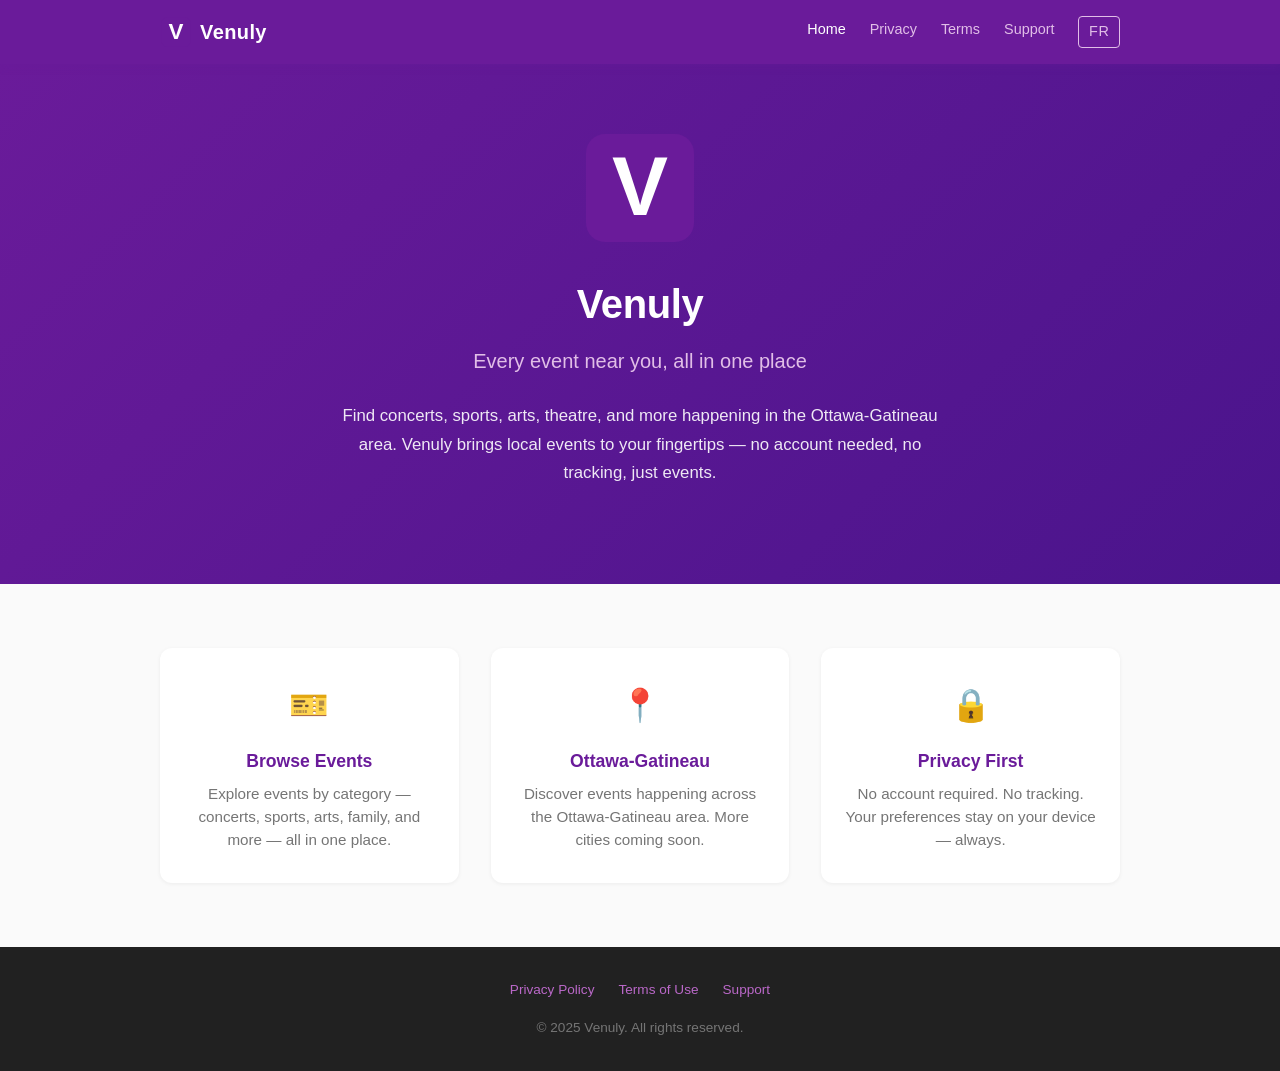
<file: index.html>
<!DOCTYPE html>
<html lang="en">
<head>
  <meta charset="UTF-8">
  <meta name="viewport" content="width=device-width, initial-scale=1.0">
  <title>Venuly — Discover Events Around You</title>
  <meta name="description" content="Venuly helps you find every event near you, all in one place. Browse concerts, sports, arts, and more in the Ottawa-Gatineau area.">
  <link rel="stylesheet" href="css/style.css">
  <link rel="icon" href="assets/logo.svg" type="image/svg+xml">
</head>
<body>

  <header class="site-header">
    <nav class="nav-container">
      <a href="index.html" class="nav-logo">
        <img src="assets/logo.svg" alt="Venuly logo" width="32" height="32">
        Venuly
      </a>
      <button class="nav-toggle" aria-label="Toggle navigation" onclick="document.querySelector('.nav-links').classList.toggle('open')">
        <span></span><span></span><span></span>
      </button>
      <ul class="nav-links">
        <li><a href="index.html" class="active">Home</a></li>
        <li><a href="privacy.html">Privacy</a></li>
        <li><a href="terms.html">Terms</a></li>
        <li><a href="support.html">Support</a></li>
        <li><a href="fr/index.html" class="lang-toggle">FR</a></li>
      </ul>
    </nav>
  </header>

  <main>
    <section class="hero">
      <div class="hero-content">
        <div class="hero-mascot">
          <img src="assets/logo.svg" alt="Venuly" width="120" height="120">
        </div>
        <h1>Venuly</h1>
        <p class="tagline">Every event near you, all in one place</p>
        <p>Find concerts, sports, arts, theatre, and more happening in the Ottawa-Gatineau area. Venuly brings local events to your fingertips — no account needed, no tracking, just events.</p>
      </div>
    </section>

    <section class="features">
      <div class="features-grid">
        <div class="feature-card">
          <div class="feature-icon">&#127915;</div>
          <h3>Browse Events</h3>
          <p>Explore events by category — concerts, sports, arts, family, and more — all in one place.</p>
        </div>
        <div class="feature-card">
          <div class="feature-icon">&#128205;</div>
          <h3>Ottawa-Gatineau</h3>
          <p>Discover events happening across the Ottawa-Gatineau area. More cities coming soon.</p>
        </div>
        <div class="feature-card">
          <div class="feature-icon">&#128274;</div>
          <h3>Privacy First</h3>
          <p>No account required. No tracking. Your preferences stay on your device — always.</p>
        </div>
      </div>
    </section>
  </main>

  <footer class="site-footer">
    <ul class="footer-links">
      <li><a href="privacy.html">Privacy Policy</a></li>
      <li><a href="terms.html">Terms of Use</a></li>
      <li><a href="support.html">Support</a></li>
    </ul>
    <p>&copy; 2025 Venuly. All rights reserved.</p>
  </footer>

</body>
</html>
</file>
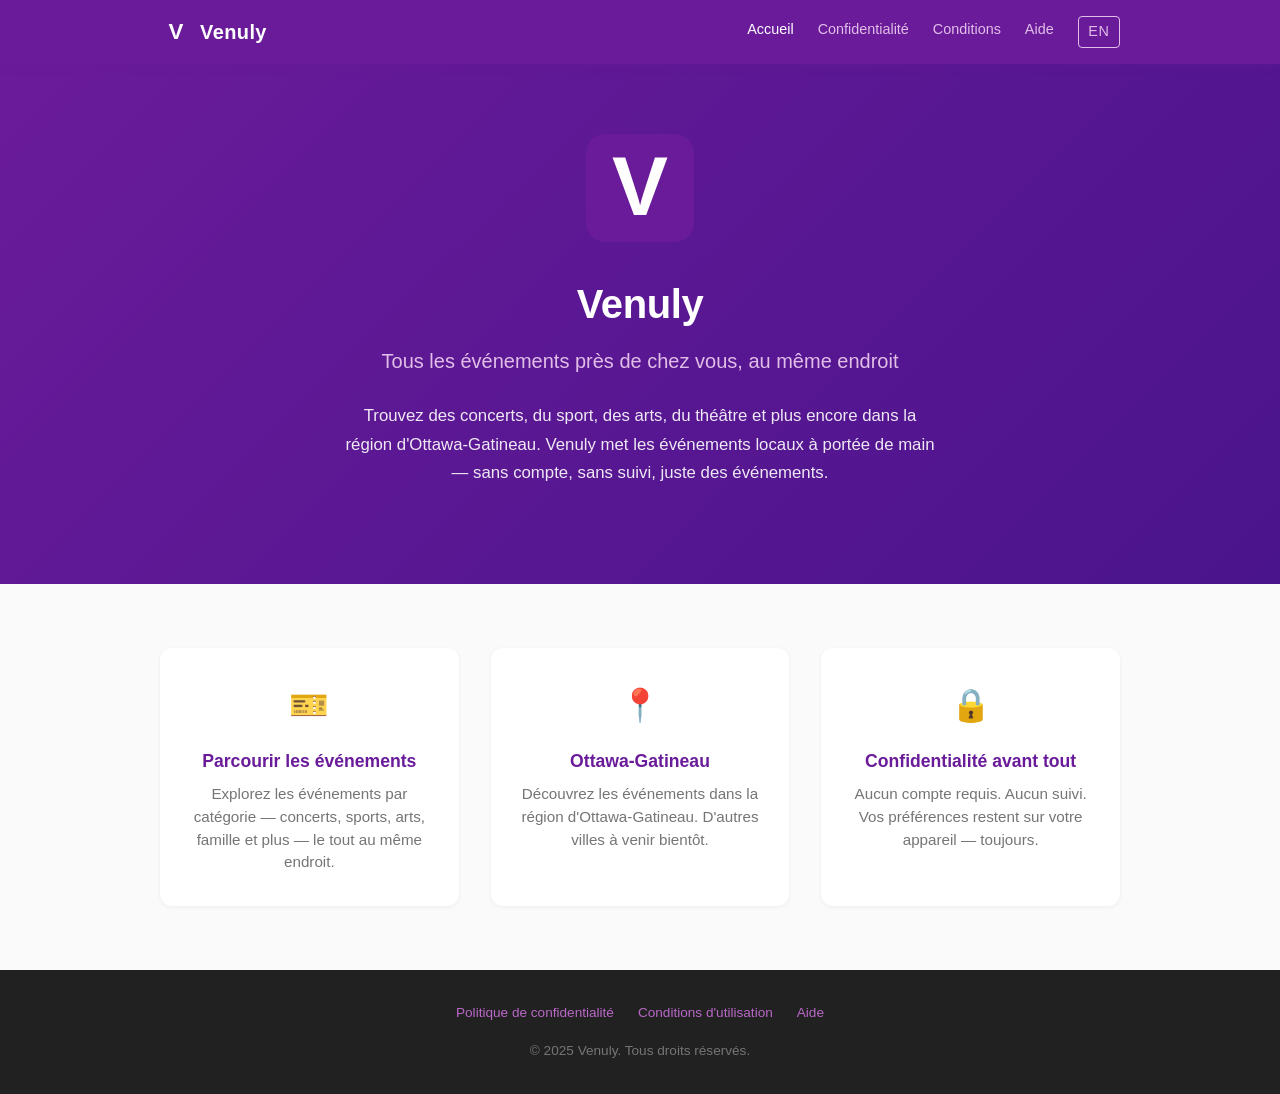
<file: fr/index.html>
<!DOCTYPE html>
<html lang="fr">
<head>
  <meta charset="UTF-8">
  <meta name="viewport" content="width=device-width, initial-scale=1.0">
  <title>Venuly — Découvrez les événements près de chez vous</title>
  <meta name="description" content="Venuly vous aide à trouver tous les événements près de chez vous, au même endroit. Parcourez concerts, sports, arts et plus dans la région d'Ottawa-Gatineau.">
  <link rel="stylesheet" href="../css/style.css">
  <link rel="icon" href="../assets/logo.svg" type="image/svg+xml">
</head>
<body>

  <header class="site-header">
    <nav class="nav-container">
      <a href="index.html" class="nav-logo">
        <img src="../assets/logo.svg" alt="Logo Venuly" width="32" height="32">
        Venuly
      </a>
      <button class="nav-toggle" aria-label="Basculer la navigation" onclick="document.querySelector('.nav-links').classList.toggle('open')">
        <span></span><span></span><span></span>
      </button>
      <ul class="nav-links">
        <li><a href="index.html" class="active">Accueil</a></li>
        <li><a href="privacy.html">Confidentialité</a></li>
        <li><a href="terms.html">Conditions</a></li>
        <li><a href="support.html">Aide</a></li>
        <li><a href="../index.html" class="lang-toggle">EN</a></li>
      </ul>
    </nav>
  </header>

  <main>
    <section class="hero">
      <div class="hero-content">
        <div class="hero-mascot">
          <img src="../assets/logo.svg" alt="Venuly" width="120" height="120">
        </div>
        <h1>Venuly</h1>
        <p class="tagline">Tous les événements près de chez vous, au même endroit</p>
        <p>Trouvez des concerts, du sport, des arts, du théâtre et plus encore dans la région d'Ottawa-Gatineau. Venuly met les événements locaux à portée de main — sans compte, sans suivi, juste des événements.</p>
      </div>
    </section>

    <section class="features">
      <div class="features-grid">
        <div class="feature-card">
          <div class="feature-icon">&#127915;</div>
          <h3>Parcourir les événements</h3>
          <p>Explorez les événements par catégorie — concerts, sports, arts, famille et plus — le tout au même endroit.</p>
        </div>
        <div class="feature-card">
          <div class="feature-icon">&#128205;</div>
          <h3>Ottawa-Gatineau</h3>
          <p>Découvrez les événements dans la région d'Ottawa-Gatineau. D'autres villes à venir bientôt.</p>
        </div>
        <div class="feature-card">
          <div class="feature-icon">&#128274;</div>
          <h3>Confidentialité avant tout</h3>
          <p>Aucun compte requis. Aucun suivi. Vos préférences restent sur votre appareil — toujours.</p>
        </div>
      </div>
    </section>
  </main>

  <footer class="site-footer">
    <ul class="footer-links">
      <li><a href="privacy.html">Politique de confidentialité</a></li>
      <li><a href="terms.html">Conditions d'utilisation</a></li>
      <li><a href="support.html">Aide</a></li>
    </ul>
    <p>&copy; 2025 Venuly. Tous droits réservés.</p>
  </footer>

</body>
</html>
</file>
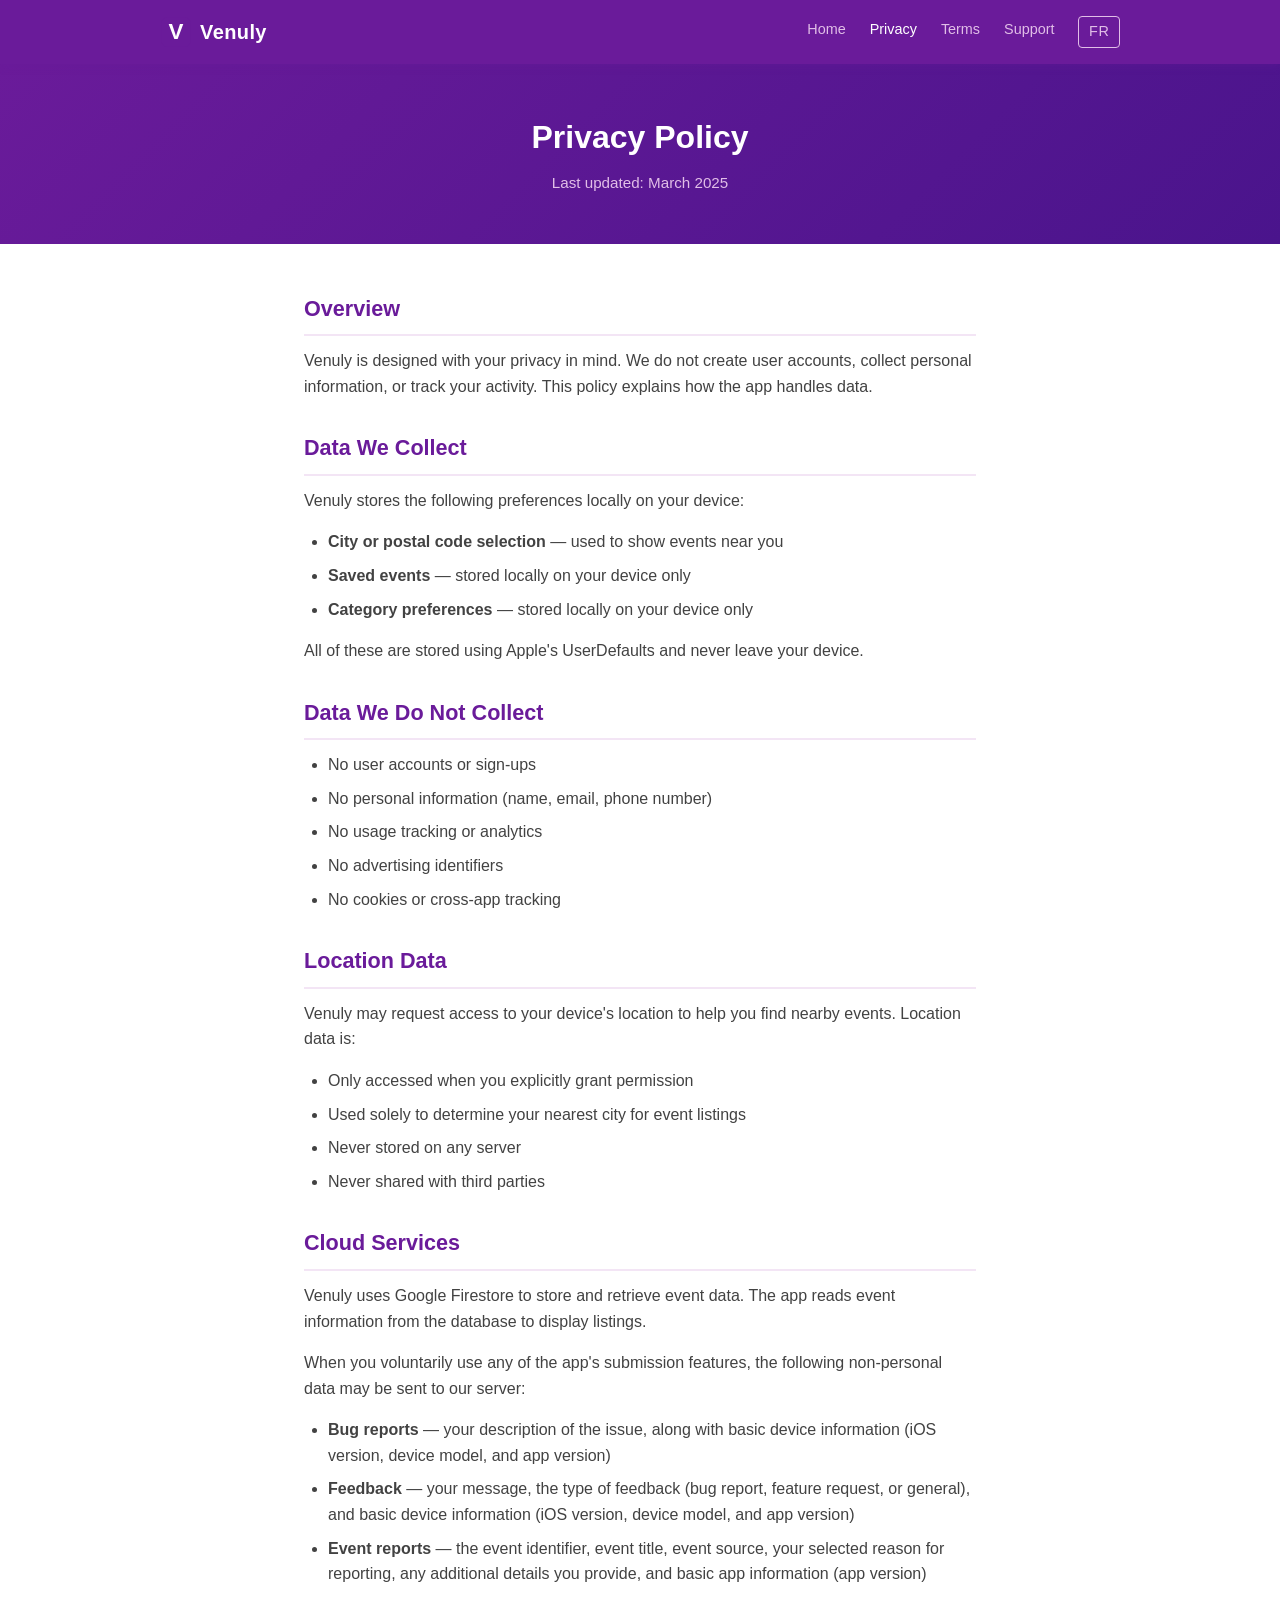
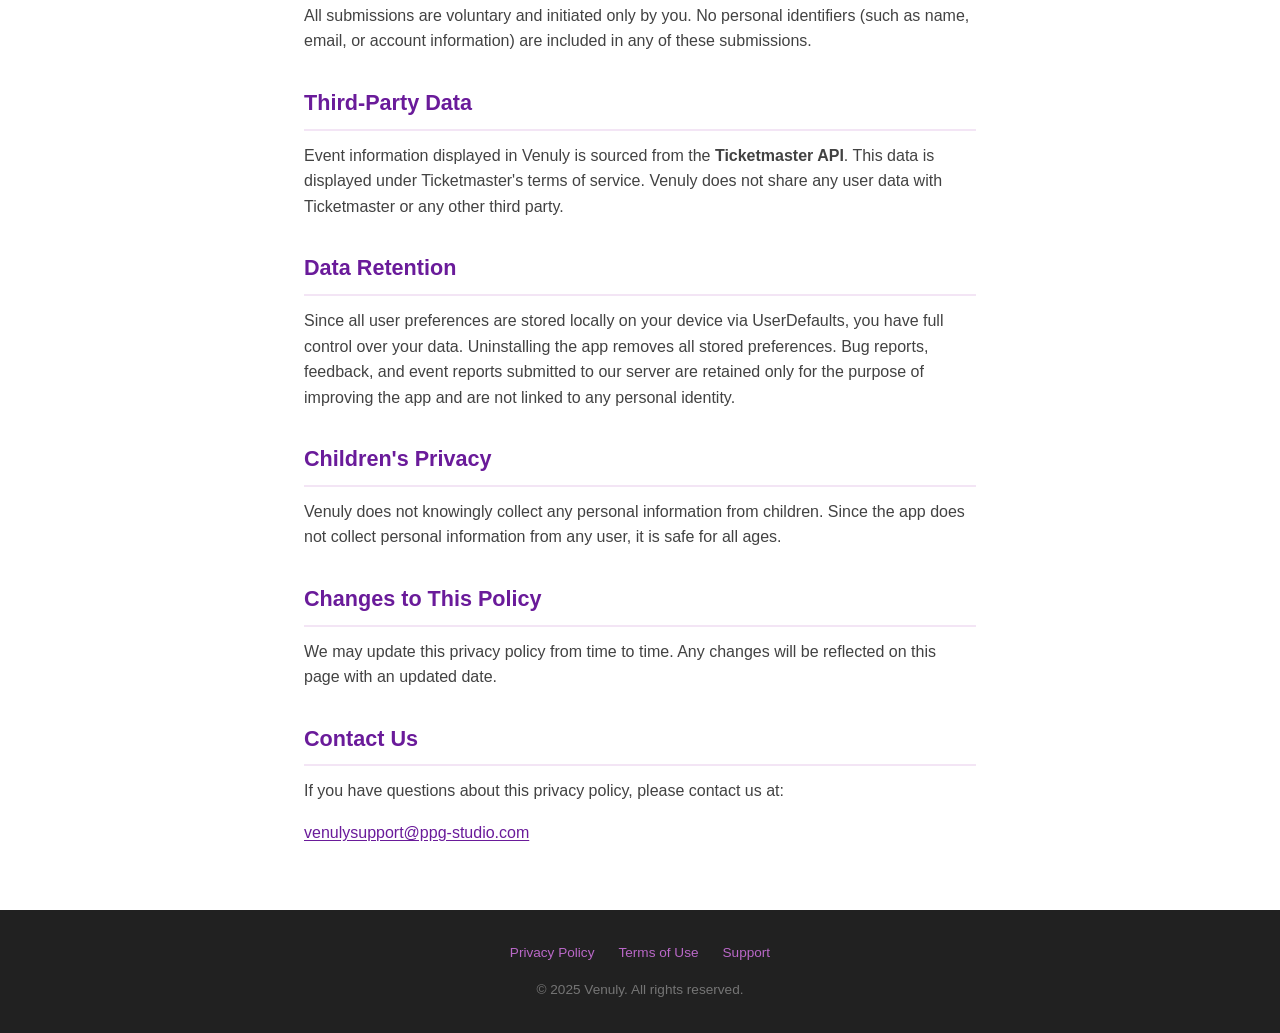
<file: privacy.html>
<!DOCTYPE html>
<html lang="en">
<head>
  <meta charset="UTF-8">
  <meta name="viewport" content="width=device-width, initial-scale=1.0">
  <title>Privacy Policy — Venuly</title>
  <meta name="description" content="Venuly's privacy policy. Learn how we handle your data — spoiler: we don't collect any.">
  <link rel="stylesheet" href="css/style.css">
  <link rel="icon" href="assets/logo.svg" type="image/svg+xml">
</head>
<body>

  <header class="site-header">
    <nav class="nav-container">
      <a href="index.html" class="nav-logo">
        <img src="assets/logo.svg" alt="Venuly logo" width="32" height="32">
        Venuly
      </a>
      <button class="nav-toggle" aria-label="Toggle navigation" onclick="document.querySelector('.nav-links').classList.toggle('open')">
        <span></span><span></span><span></span>
      </button>
      <ul class="nav-links">
        <li><a href="index.html">Home</a></li>
        <li><a href="privacy.html" class="active">Privacy</a></li>
        <li><a href="terms.html">Terms</a></li>
        <li><a href="support.html">Support</a></li>
        <li><a href="fr/privacy.html" class="lang-toggle">FR</a></li>
      </ul>
    </nav>
  </header>

  <div class="page-header">
    <h1>Privacy Policy</h1>
    <p>Last updated: March 2025</p>
  </div>

  <main class="content">
    <h2>Overview</h2>
    <p>Venuly is designed with your privacy in mind. We do not create user accounts, collect personal information, or track your activity. This policy explains how the app handles data.</p>

    <h2>Data We Collect</h2>
    <p>Venuly stores the following preferences locally on your device:</p>
    <ul>
      <li><strong>City or postal code selection</strong> — used to show events near you</li>
      <li><strong>Saved events</strong> — stored locally on your device only</li>
      <li><strong>Category preferences</strong> — stored locally on your device only</li>
    </ul>
    <p>All of these are stored using Apple's UserDefaults and never leave your device.</p>

    <h2>Data We Do Not Collect</h2>
    <ul>
      <li>No user accounts or sign-ups</li>
      <li>No personal information (name, email, phone number)</li>
      <li>No usage tracking or analytics</li>
      <li>No advertising identifiers</li>
      <li>No cookies or cross-app tracking</li>
    </ul>

    <h2>Location Data</h2>
    <p>Venuly may request access to your device's location to help you find nearby events. Location data is:</p>
    <ul>
      <li>Only accessed when you explicitly grant permission</li>
      <li>Used solely to determine your nearest city for event listings</li>
      <li>Never stored on any server</li>
      <li>Never shared with third parties</li>
    </ul>

    <h2>Cloud Services</h2>
    <p>Venuly uses Google Firestore to store and retrieve event data. The app reads event information from the database to display listings.</p>
    <p>When you voluntarily use any of the app's submission features, the following non-personal data may be sent to our server:</p>
    <ul>
      <li><strong>Bug reports</strong> — your description of the issue, along with basic device information (iOS version, device model, and app version)</li>
      <li><strong>Feedback</strong> — your message, the type of feedback (bug report, feature request, or general), and basic device information (iOS version, device model, and app version)</li>
      <li><strong>Event reports</strong> — the event identifier, event title, event source, your selected reason for reporting, any additional details you provide, and basic app information (app version)</li>
    </ul>
    <p>All submissions are voluntary and initiated only by you. No personal identifiers (such as name, email, or account information) are included in any of these submissions.</p>

    <h2>Third-Party Data</h2>
    <p>Event information displayed in Venuly is sourced from the <strong>Ticketmaster API</strong>. This data is displayed under Ticketmaster's terms of service. Venuly does not share any user data with Ticketmaster or any other third party.</p>

    <h2>Data Retention</h2>
    <p>Since all user preferences are stored locally on your device via UserDefaults, you have full control over your data. Uninstalling the app removes all stored preferences. Bug reports, feedback, and event reports submitted to our server are retained only for the purpose of improving the app and are not linked to any personal identity.</p>

    <h2>Children's Privacy</h2>
    <p>Venuly does not knowingly collect any personal information from children. Since the app does not collect personal information from any user, it is safe for all ages.</p>

    <h2>Changes to This Policy</h2>
    <p>We may update this privacy policy from time to time. Any changes will be reflected on this page with an updated date.</p>

    <h2>Contact Us</h2>
    <p>If you have questions about this privacy policy, please contact us at:</p>
    <p><a href="mailto:venulysupport@ppg-studio.com">venulysupport@ppg-studio.com</a></p>
  </main>

  <footer class="site-footer">
    <ul class="footer-links">
      <li><a href="privacy.html">Privacy Policy</a></li>
      <li><a href="terms.html">Terms of Use</a></li>
      <li><a href="support.html">Support</a></li>
    </ul>
    <p>&copy; 2025 Venuly. All rights reserved.</p>
  </footer>

</body>
</html>
</file>
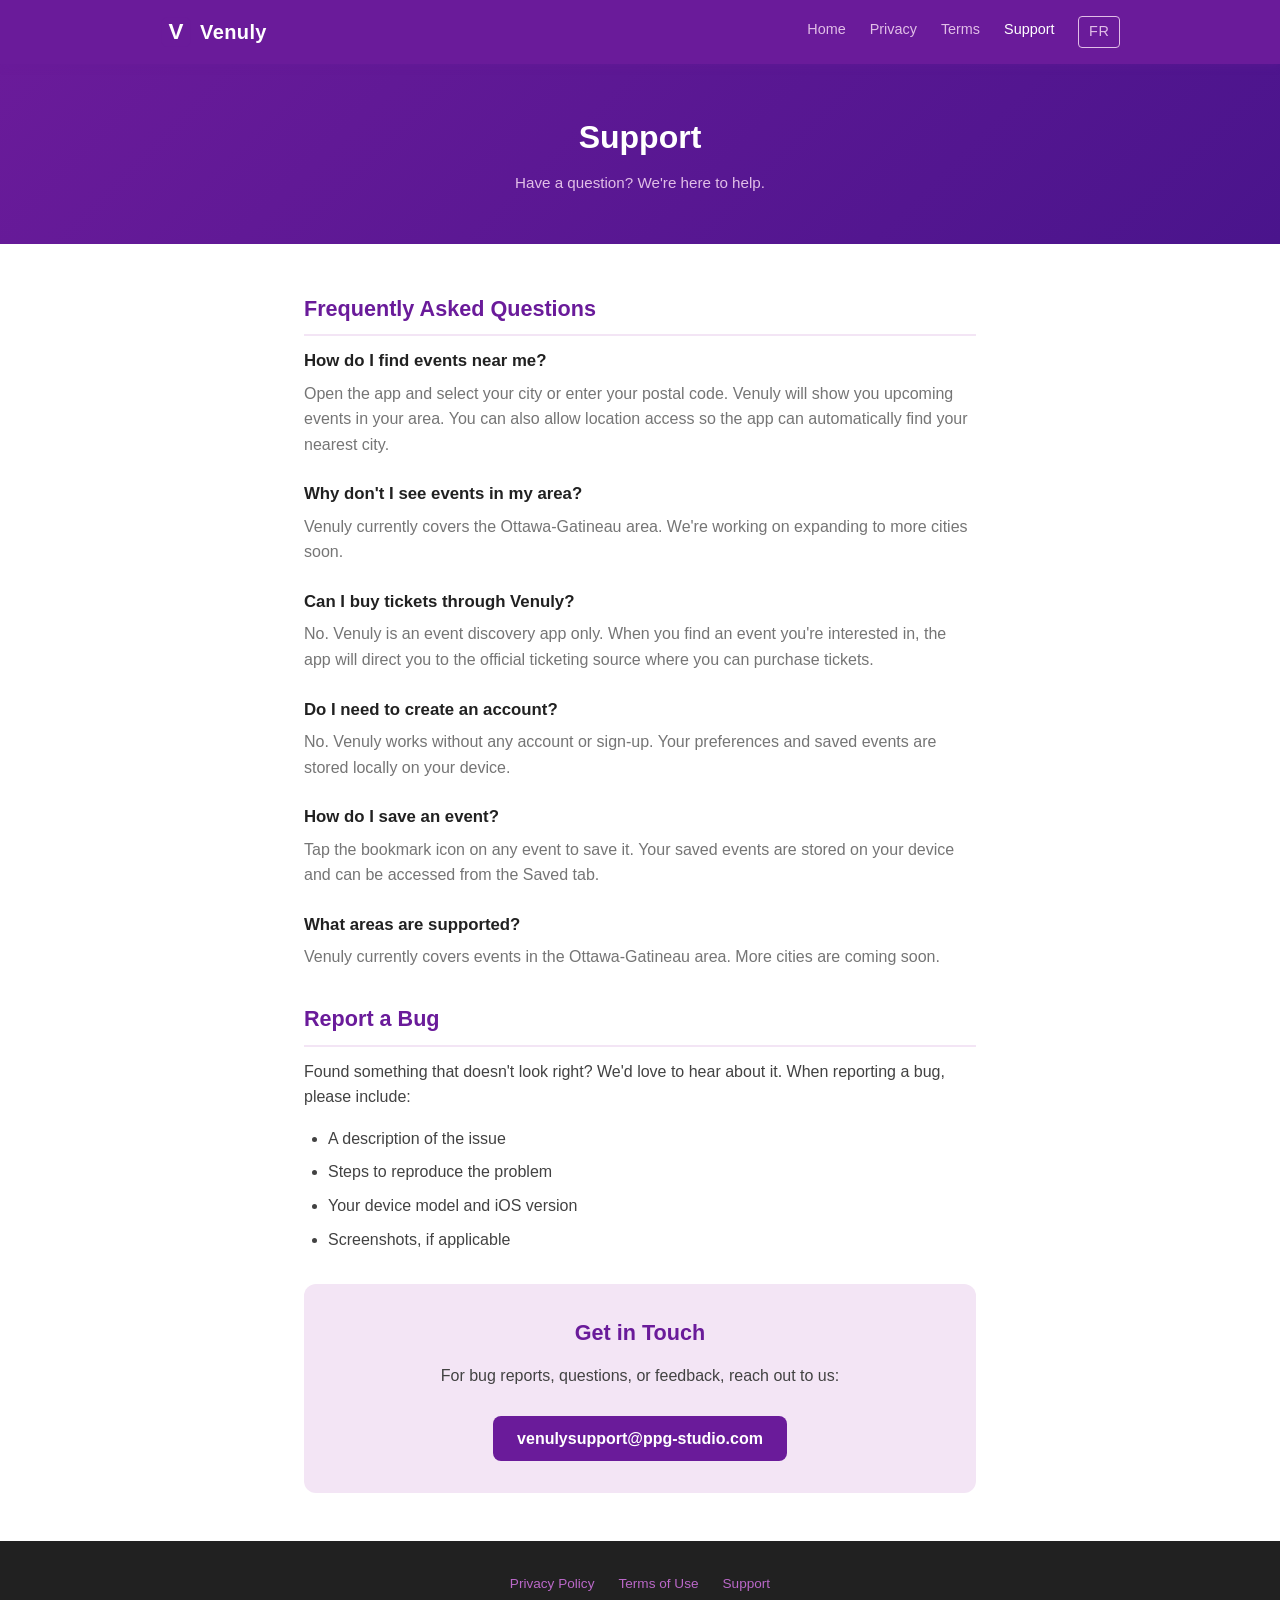
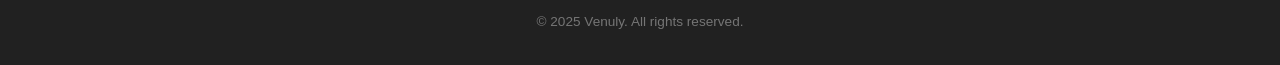
<file: support.html>
<!DOCTYPE html>
<html lang="en">
<head>
  <meta charset="UTF-8">
  <meta name="viewport" content="width=device-width, initial-scale=1.0">
  <title>Support — Venuly</title>
  <meta name="description" content="Get help with Venuly. Find answers to common questions and learn how to report bugs.">
  <link rel="stylesheet" href="css/style.css">
  <link rel="icon" href="assets/logo.svg" type="image/svg+xml">
</head>
<body>

  <header class="site-header">
    <nav class="nav-container">
      <a href="index.html" class="nav-logo">
        <img src="assets/logo.svg" alt="Venuly logo" width="32" height="32">
        Venuly
      </a>
      <button class="nav-toggle" aria-label="Toggle navigation" onclick="document.querySelector('.nav-links').classList.toggle('open')">
        <span></span><span></span><span></span>
      </button>
      <ul class="nav-links">
        <li><a href="index.html">Home</a></li>
        <li><a href="privacy.html">Privacy</a></li>
        <li><a href="terms.html">Terms</a></li>
        <li><a href="support.html" class="active">Support</a></li>
        <li><a href="fr/support.html" class="lang-toggle">FR</a></li>
      </ul>
    </nav>
  </header>

  <div class="page-header">
    <h1>Support</h1>
    <p>Have a question? We're here to help.</p>
  </div>

  <main class="content">
    <h2>Frequently Asked Questions</h2>

    <div class="faq-item">
      <h3>How do I find events near me?</h3>
      <p>Open the app and select your city or enter your postal code. Venuly will show you upcoming events in your area. You can also allow location access so the app can automatically find your nearest city.</p>
    </div>

    <div class="faq-item">
      <h3>Why don't I see events in my area?</h3>
      <p>Venuly currently covers the Ottawa-Gatineau area. We're working on expanding to more cities soon.</p>
    </div>

    <div class="faq-item">
      <h3>Can I buy tickets through Venuly?</h3>
      <p>No. Venuly is an event discovery app only. When you find an event you're interested in, the app will direct you to the official ticketing source where you can purchase tickets.</p>
    </div>

    <div class="faq-item">
      <h3>Do I need to create an account?</h3>
      <p>No. Venuly works without any account or sign-up. Your preferences and saved events are stored locally on your device.</p>
    </div>

    <div class="faq-item">
      <h3>How do I save an event?</h3>
      <p>Tap the bookmark icon on any event to save it. Your saved events are stored on your device and can be accessed from the Saved tab.</p>
    </div>

    <div class="faq-item">
      <h3>What areas are supported?</h3>
      <p>Venuly currently covers events in the Ottawa-Gatineau area. More cities are coming soon.</p>
    </div>

    <h2>Report a Bug</h2>
    <p>Found something that doesn't look right? We'd love to hear about it. When reporting a bug, please include:</p>
    <ul>
      <li>A description of the issue</li>
      <li>Steps to reproduce the problem</li>
      <li>Your device model and iOS version</li>
      <li>Screenshots, if applicable</li>
    </ul>

    <div class="contact-card">
      <h2>Get in Touch</h2>
      <p>For bug reports, questions, or feedback, reach out to us:</p>
      <a href="mailto:venulysupport@ppg-studio.com" class="email-link">venulysupport@ppg-studio.com</a>
    </div>
  </main>

  <footer class="site-footer">
    <ul class="footer-links">
      <li><a href="privacy.html">Privacy Policy</a></li>
      <li><a href="terms.html">Terms of Use</a></li>
      <li><a href="support.html">Support</a></li>
    </ul>
    <p>&copy; 2025 Venuly. All rights reserved.</p>
  </footer>

</body>
</html>
</file>
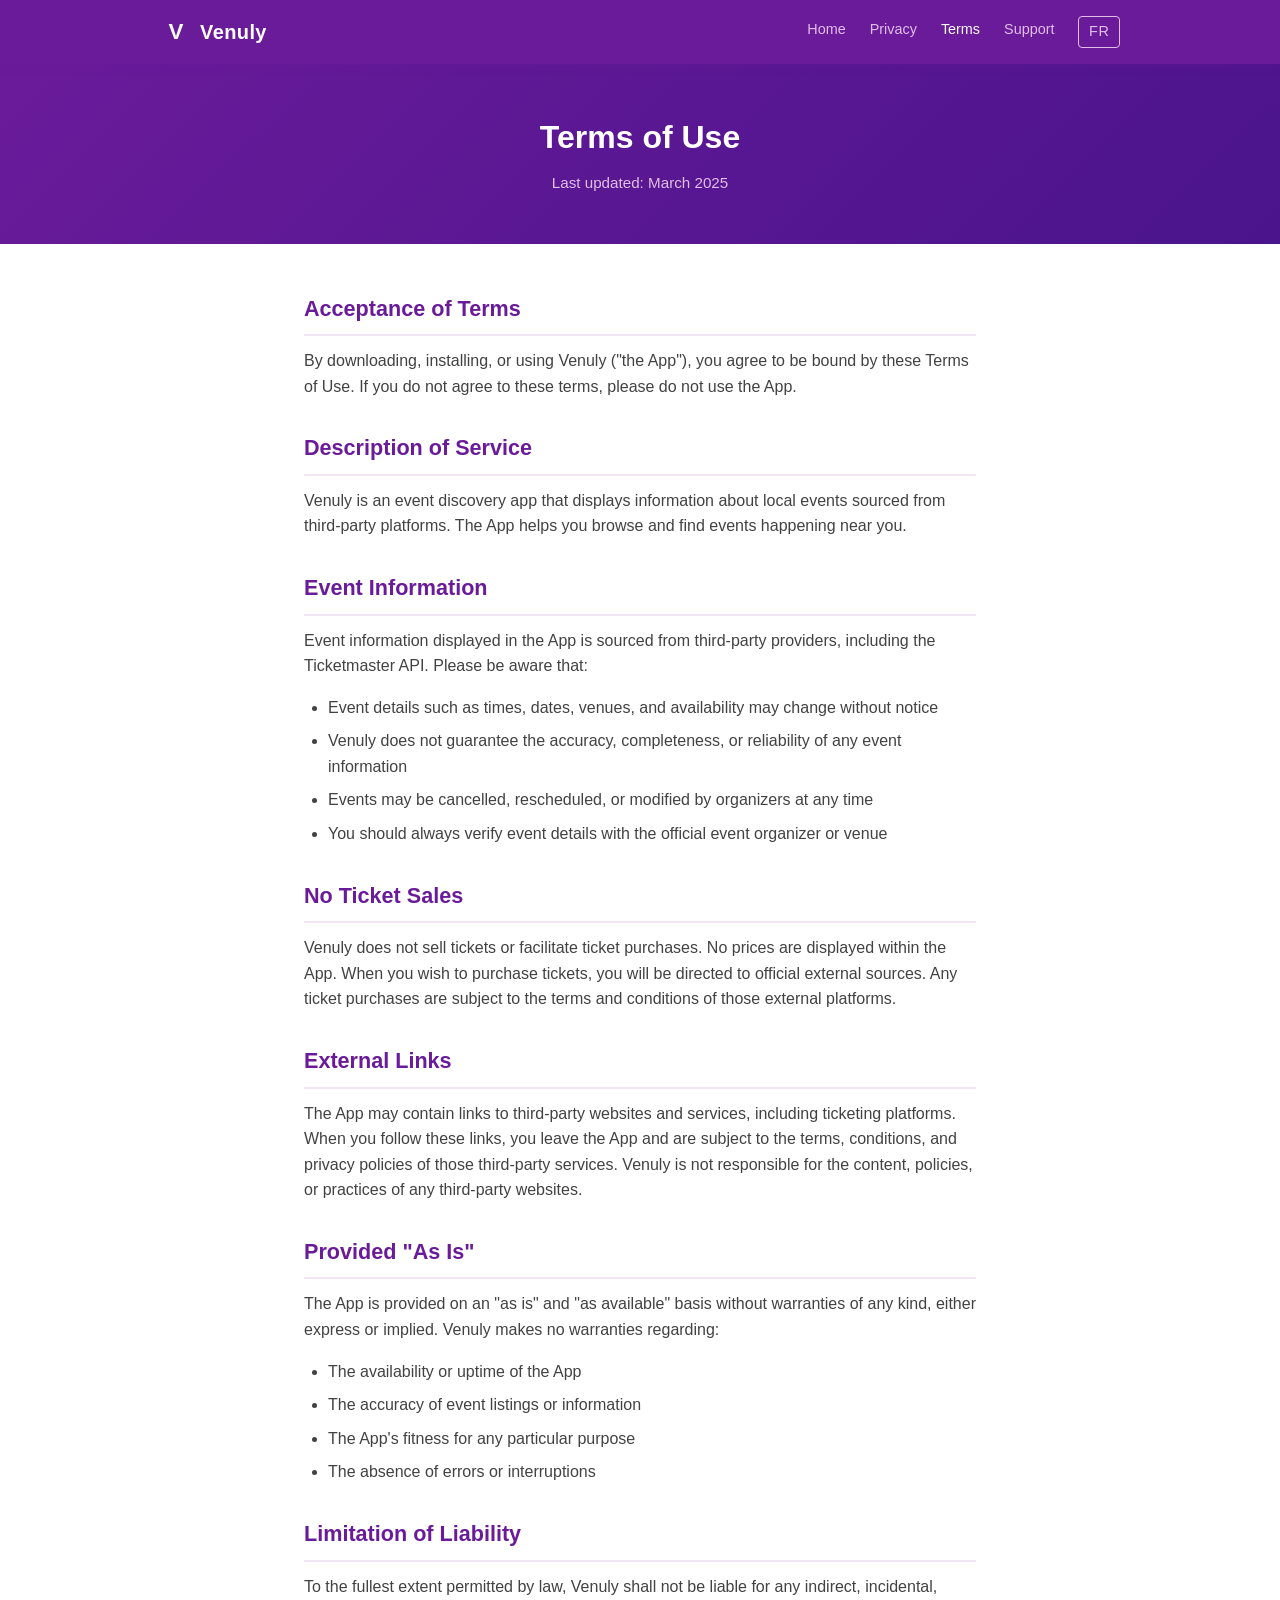
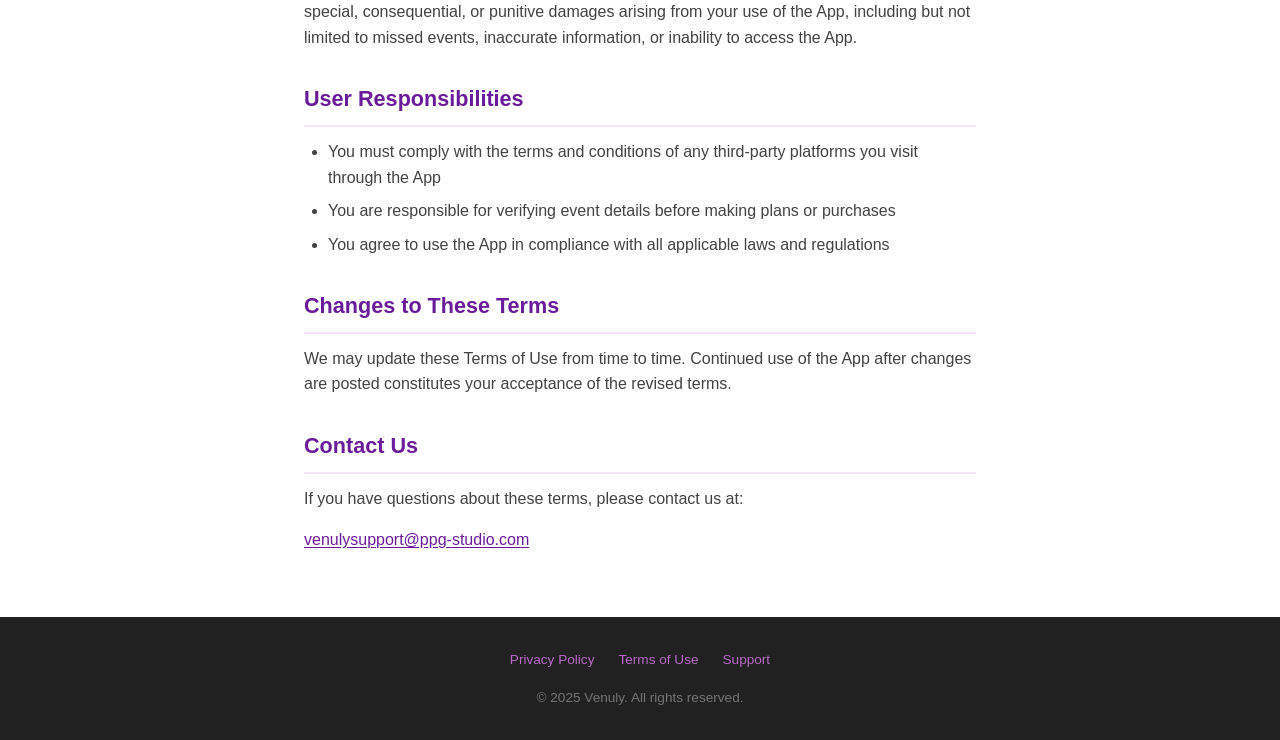
<file: terms.html>
<!DOCTYPE html>
<html lang="en">
<head>
  <meta charset="UTF-8">
  <meta name="viewport" content="width=device-width, initial-scale=1.0">
  <title>Terms of Use — Venuly</title>
  <meta name="description" content="Terms of use for the Venuly app. Understand the conditions for using our event discovery service.">
  <link rel="stylesheet" href="css/style.css">
  <link rel="icon" href="assets/logo.svg" type="image/svg+xml">
</head>
<body>

  <header class="site-header">
    <nav class="nav-container">
      <a href="index.html" class="nav-logo">
        <img src="assets/logo.svg" alt="Venuly logo" width="32" height="32">
        Venuly
      </a>
      <button class="nav-toggle" aria-label="Toggle navigation" onclick="document.querySelector('.nav-links').classList.toggle('open')">
        <span></span><span></span><span></span>
      </button>
      <ul class="nav-links">
        <li><a href="index.html">Home</a></li>
        <li><a href="privacy.html">Privacy</a></li>
        <li><a href="terms.html" class="active">Terms</a></li>
        <li><a href="support.html">Support</a></li>
        <li><a href="fr/terms.html" class="lang-toggle">FR</a></li>
      </ul>
    </nav>
  </header>

  <div class="page-header">
    <h1>Terms of Use</h1>
    <p>Last updated: March 2025</p>
  </div>

  <main class="content">
    <h2>Acceptance of Terms</h2>
    <p>By downloading, installing, or using Venuly ("the App"), you agree to be bound by these Terms of Use. If you do not agree to these terms, please do not use the App.</p>

    <h2>Description of Service</h2>
    <p>Venuly is an event discovery app that displays information about local events sourced from third-party platforms. The App helps you browse and find events happening near you.</p>

    <h2>Event Information</h2>
    <p>Event information displayed in the App is sourced from third-party providers, including the Ticketmaster API. Please be aware that:</p>
    <ul>
      <li>Event details such as times, dates, venues, and availability may change without notice</li>
      <li>Venuly does not guarantee the accuracy, completeness, or reliability of any event information</li>
      <li>Events may be cancelled, rescheduled, or modified by organizers at any time</li>
      <li>You should always verify event details with the official event organizer or venue</li>
    </ul>

    <h2>No Ticket Sales</h2>
    <p>Venuly does not sell tickets or facilitate ticket purchases. No prices are displayed within the App. When you wish to purchase tickets, you will be directed to official external sources. Any ticket purchases are subject to the terms and conditions of those external platforms.</p>

    <h2>External Links</h2>
    <p>The App may contain links to third-party websites and services, including ticketing platforms. When you follow these links, you leave the App and are subject to the terms, conditions, and privacy policies of those third-party services. Venuly is not responsible for the content, policies, or practices of any third-party websites.</p>

    <h2>Provided "As Is"</h2>
    <p>The App is provided on an "as is" and "as available" basis without warranties of any kind, either express or implied. Venuly makes no warranties regarding:</p>
    <ul>
      <li>The availability or uptime of the App</li>
      <li>The accuracy of event listings or information</li>
      <li>The App's fitness for any particular purpose</li>
      <li>The absence of errors or interruptions</li>
    </ul>

    <h2>Limitation of Liability</h2>
    <p>To the fullest extent permitted by law, Venuly shall not be liable for any indirect, incidental, special, consequential, or punitive damages arising from your use of the App, including but not limited to missed events, inaccurate information, or inability to access the App.</p>

    <h2>User Responsibilities</h2>
    <ul>
      <li>You must comply with the terms and conditions of any third-party platforms you visit through the App</li>
      <li>You are responsible for verifying event details before making plans or purchases</li>
      <li>You agree to use the App in compliance with all applicable laws and regulations</li>
    </ul>

    <h2>Changes to These Terms</h2>
    <p>We may update these Terms of Use from time to time. Continued use of the App after changes are posted constitutes your acceptance of the revised terms.</p>

    <h2>Contact Us</h2>
    <p>If you have questions about these terms, please contact us at:</p>
    <p><a href="mailto:venulysupport@ppg-studio.com">venulysupport@ppg-studio.com</a></p>
  </main>

  <footer class="site-footer">
    <ul class="footer-links">
      <li><a href="privacy.html">Privacy Policy</a></li>
      <li><a href="terms.html">Terms of Use</a></li>
      <li><a href="support.html">Support</a></li>
    </ul>
    <p>&copy; 2025 Venuly. All rights reserved.</p>
  </footer>

</body>
</html>
</file>
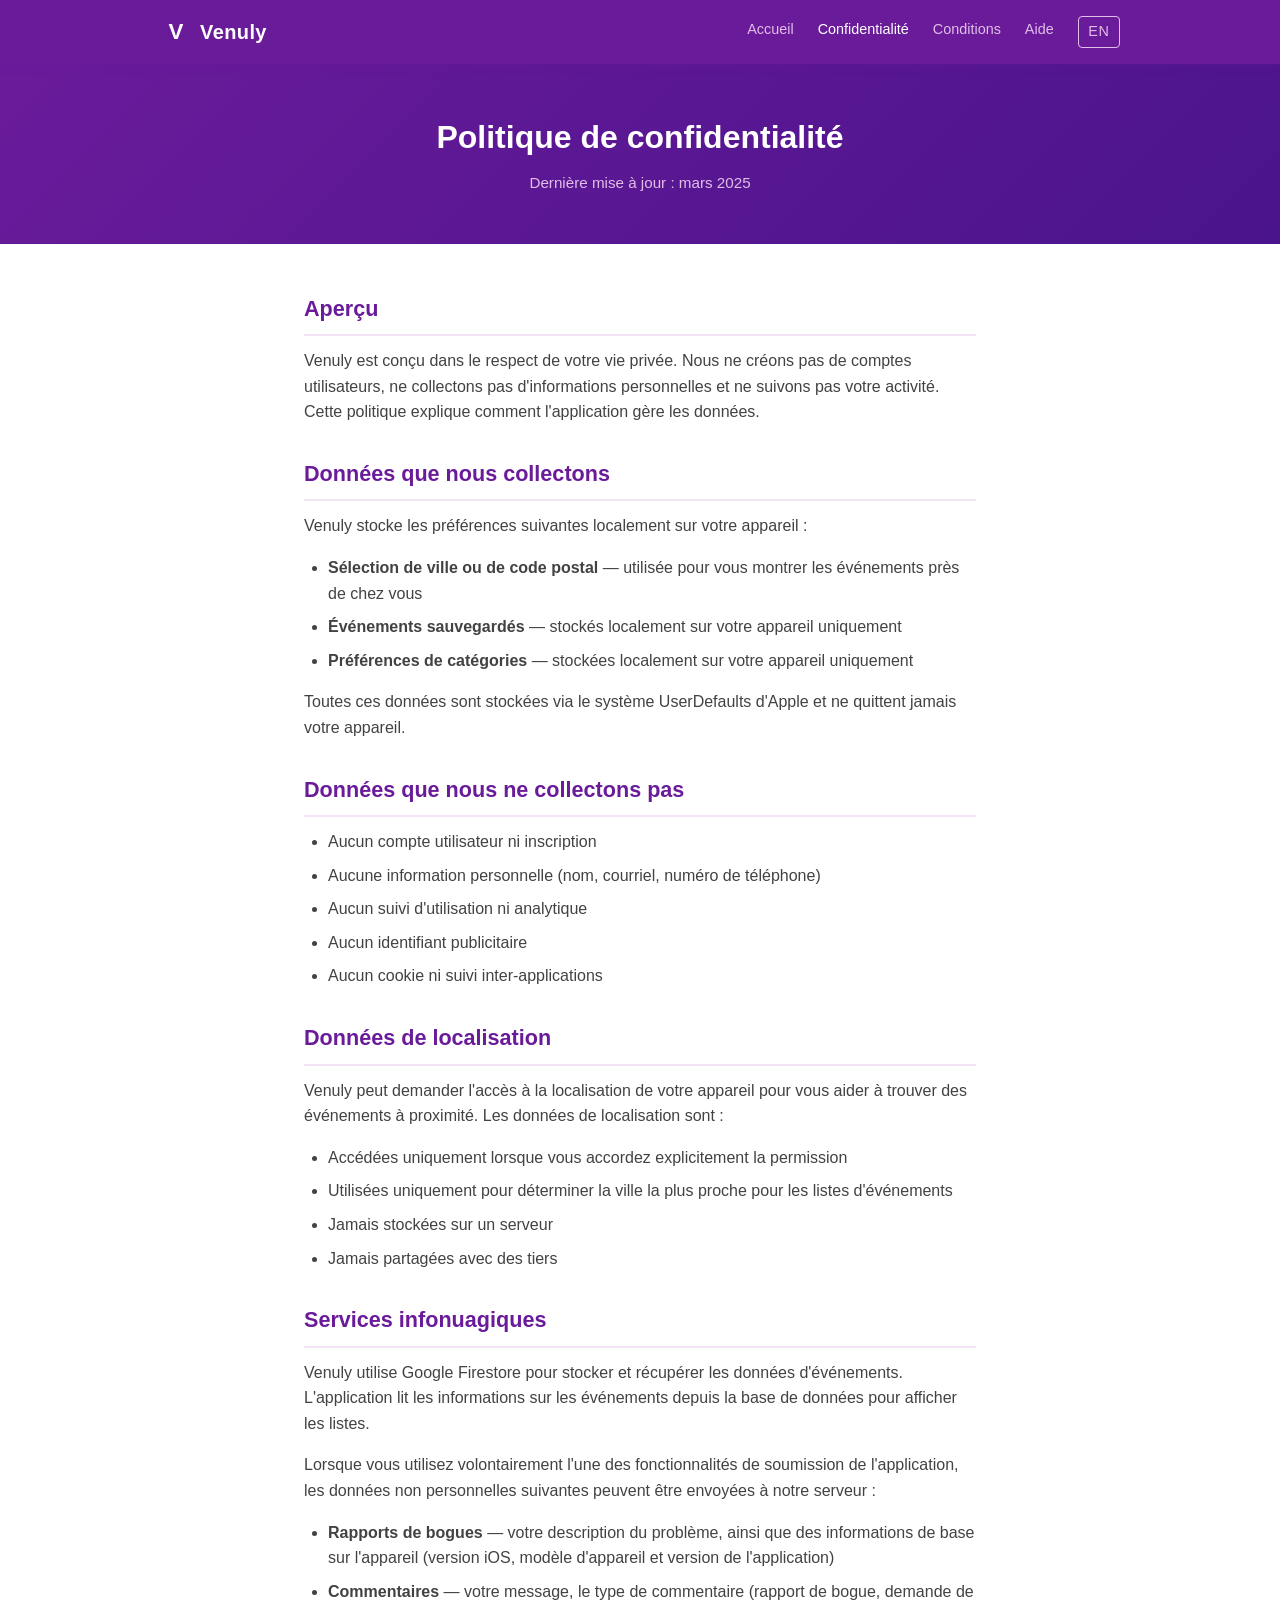
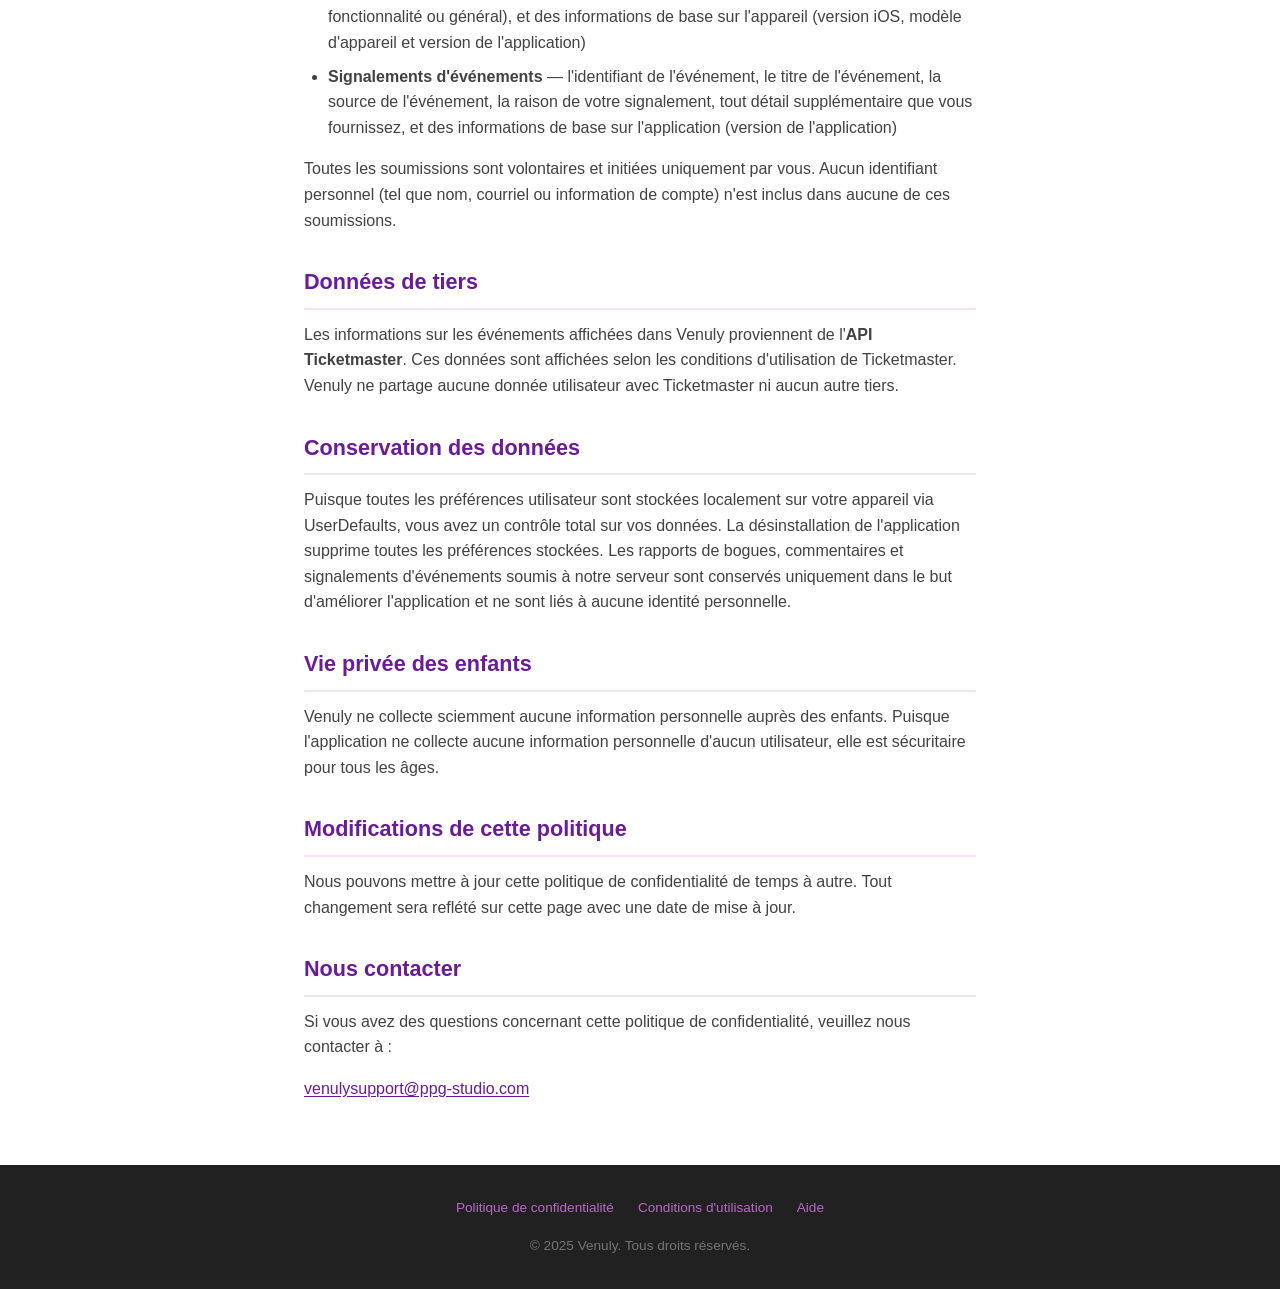
<file: fr/privacy.html>
<!DOCTYPE html>
<html lang="fr">
<head>
  <meta charset="UTF-8">
  <meta name="viewport" content="width=device-width, initial-scale=1.0">
  <title>Politique de confidentialité — Venuly</title>
  <meta name="description" content="Politique de confidentialité de Venuly. Découvrez comment nous traitons vos données — en résumé : nous n'en collectons aucune.">
  <link rel="stylesheet" href="../css/style.css">
  <link rel="icon" href="../assets/logo.svg" type="image/svg+xml">
</head>
<body>

  <header class="site-header">
    <nav class="nav-container">
      <a href="index.html" class="nav-logo">
        <img src="../assets/logo.svg" alt="Logo Venuly" width="32" height="32">
        Venuly
      </a>
      <button class="nav-toggle" aria-label="Basculer la navigation" onclick="document.querySelector('.nav-links').classList.toggle('open')">
        <span></span><span></span><span></span>
      </button>
      <ul class="nav-links">
        <li><a href="index.html">Accueil</a></li>
        <li><a href="privacy.html" class="active">Confidentialité</a></li>
        <li><a href="terms.html">Conditions</a></li>
        <li><a href="support.html">Aide</a></li>
        <li><a href="../privacy.html" class="lang-toggle">EN</a></li>
      </ul>
    </nav>
  </header>

  <div class="page-header">
    <h1>Politique de confidentialité</h1>
    <p>Dernière mise à jour : mars 2025</p>
  </div>

  <main class="content">
    <h2>Aperçu</h2>
    <p>Venuly est conçu dans le respect de votre vie privée. Nous ne créons pas de comptes utilisateurs, ne collectons pas d'informations personnelles et ne suivons pas votre activité. Cette politique explique comment l'application gère les données.</p>

    <h2>Données que nous collectons</h2>
    <p>Venuly stocke les préférences suivantes localement sur votre appareil :</p>
    <ul>
      <li><strong>Sélection de ville ou de code postal</strong> — utilisée pour vous montrer les événements près de chez vous</li>
      <li><strong>Événements sauvegardés</strong> — stockés localement sur votre appareil uniquement</li>
      <li><strong>Préférences de catégories</strong> — stockées localement sur votre appareil uniquement</li>
    </ul>
    <p>Toutes ces données sont stockées via le système UserDefaults d'Apple et ne quittent jamais votre appareil.</p>

    <h2>Données que nous ne collectons pas</h2>
    <ul>
      <li>Aucun compte utilisateur ni inscription</li>
      <li>Aucune information personnelle (nom, courriel, numéro de téléphone)</li>
      <li>Aucun suivi d'utilisation ni analytique</li>
      <li>Aucun identifiant publicitaire</li>
      <li>Aucun cookie ni suivi inter-applications</li>
    </ul>

    <h2>Données de localisation</h2>
    <p>Venuly peut demander l'accès à la localisation de votre appareil pour vous aider à trouver des événements à proximité. Les données de localisation sont :</p>
    <ul>
      <li>Accédées uniquement lorsque vous accordez explicitement la permission</li>
      <li>Utilisées uniquement pour déterminer la ville la plus proche pour les listes d'événements</li>
      <li>Jamais stockées sur un serveur</li>
      <li>Jamais partagées avec des tiers</li>
    </ul>

    <h2>Services infonuagiques</h2>
    <p>Venuly utilise Google Firestore pour stocker et récupérer les données d'événements. L'application lit les informations sur les événements depuis la base de données pour afficher les listes.</p>
    <p>Lorsque vous utilisez volontairement l'une des fonctionnalités de soumission de l'application, les données non personnelles suivantes peuvent être envoyées à notre serveur :</p>
    <ul>
      <li><strong>Rapports de bogues</strong> — votre description du problème, ainsi que des informations de base sur l'appareil (version iOS, modèle d'appareil et version de l'application)</li>
      <li><strong>Commentaires</strong> — votre message, le type de commentaire (rapport de bogue, demande de fonctionnalité ou général), et des informations de base sur l'appareil (version iOS, modèle d'appareil et version de l'application)</li>
      <li><strong>Signalements d'événements</strong> — l'identifiant de l'événement, le titre de l'événement, la source de l'événement, la raison de votre signalement, tout détail supplémentaire que vous fournissez, et des informations de base sur l'application (version de l'application)</li>
    </ul>
    <p>Toutes les soumissions sont volontaires et initiées uniquement par vous. Aucun identifiant personnel (tel que nom, courriel ou information de compte) n'est inclus dans aucune de ces soumissions.</p>

    <h2>Données de tiers</h2>
    <p>Les informations sur les événements affichées dans Venuly proviennent de l'<strong>API Ticketmaster</strong>. Ces données sont affichées selon les conditions d'utilisation de Ticketmaster. Venuly ne partage aucune donnée utilisateur avec Ticketmaster ni aucun autre tiers.</p>

    <h2>Conservation des données</h2>
    <p>Puisque toutes les préférences utilisateur sont stockées localement sur votre appareil via UserDefaults, vous avez un contrôle total sur vos données. La désinstallation de l'application supprime toutes les préférences stockées. Les rapports de bogues, commentaires et signalements d'événements soumis à notre serveur sont conservés uniquement dans le but d'améliorer l'application et ne sont liés à aucune identité personnelle.</p>

    <h2>Vie privée des enfants</h2>
    <p>Venuly ne collecte sciemment aucune information personnelle auprès des enfants. Puisque l'application ne collecte aucune information personnelle d'aucun utilisateur, elle est sécuritaire pour tous les âges.</p>

    <h2>Modifications de cette politique</h2>
    <p>Nous pouvons mettre à jour cette politique de confidentialité de temps à autre. Tout changement sera reflété sur cette page avec une date de mise à jour.</p>

    <h2>Nous contacter</h2>
    <p>Si vous avez des questions concernant cette politique de confidentialité, veuillez nous contacter à :</p>
    <p><a href="mailto:venulysupport@ppg-studio.com">venulysupport@ppg-studio.com</a></p>
  </main>

  <footer class="site-footer">
    <ul class="footer-links">
      <li><a href="privacy.html">Politique de confidentialité</a></li>
      <li><a href="terms.html">Conditions d'utilisation</a></li>
      <li><a href="support.html">Aide</a></li>
    </ul>
    <p>&copy; 2025 Venuly. Tous droits réservés.</p>
  </footer>

</body>
</html>
</file>
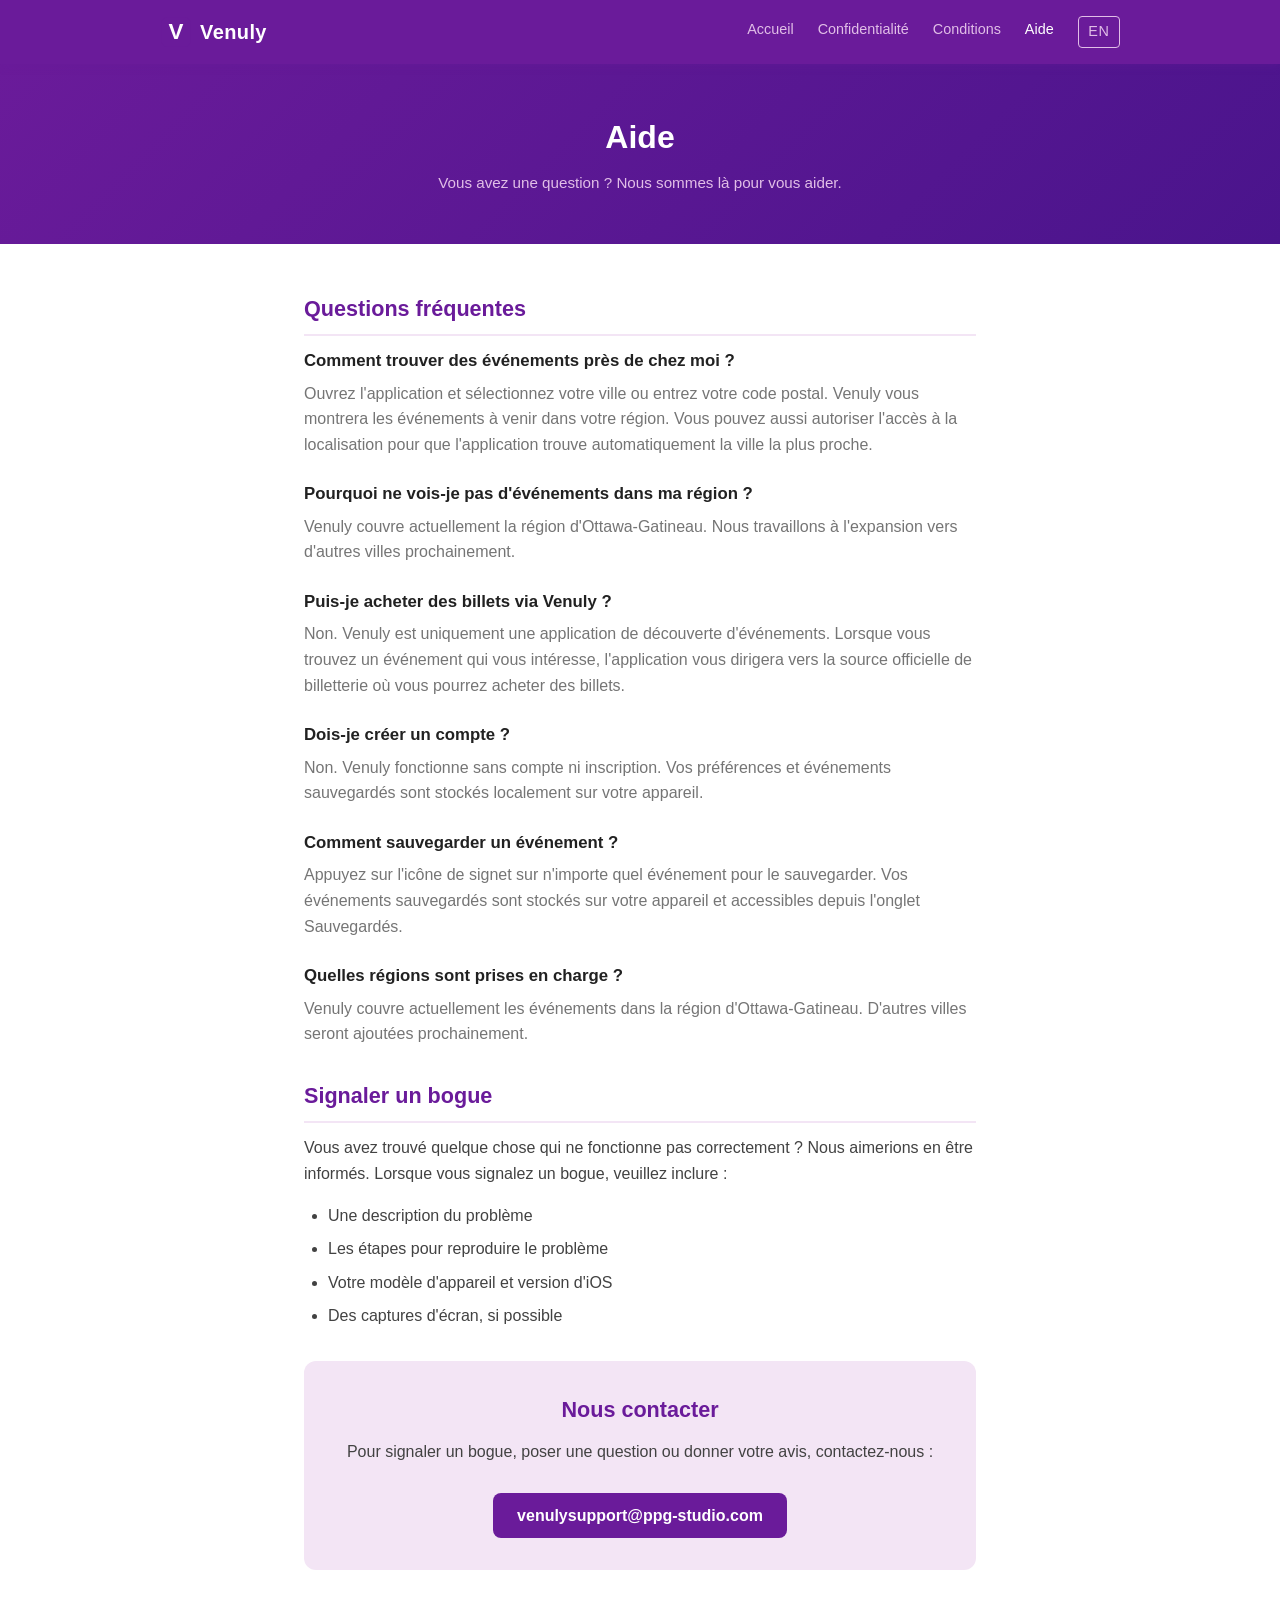
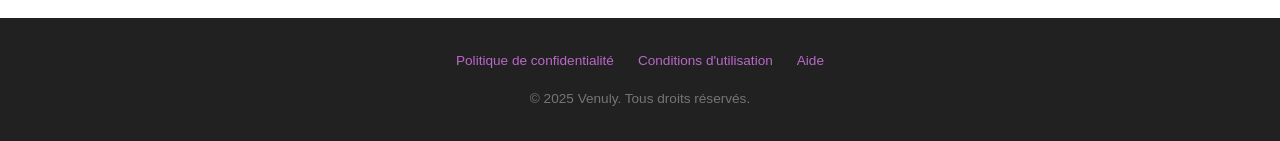
<file: fr/support.html>
<!DOCTYPE html>
<html lang="fr">
<head>
  <meta charset="UTF-8">
  <meta name="viewport" content="width=device-width, initial-scale=1.0">
  <title>Aide — Venuly</title>
  <meta name="description" content="Obtenez de l'aide avec Venuly. Trouvez des réponses aux questions fréquentes et apprenez comment signaler un bogue.">
  <link rel="stylesheet" href="../css/style.css">
  <link rel="icon" href="../assets/logo.svg" type="image/svg+xml">
</head>
<body>

  <header class="site-header">
    <nav class="nav-container">
      <a href="index.html" class="nav-logo">
        <img src="../assets/logo.svg" alt="Logo Venuly" width="32" height="32">
        Venuly
      </a>
      <button class="nav-toggle" aria-label="Basculer la navigation" onclick="document.querySelector('.nav-links').classList.toggle('open')">
        <span></span><span></span><span></span>
      </button>
      <ul class="nav-links">
        <li><a href="index.html">Accueil</a></li>
        <li><a href="privacy.html">Confidentialité</a></li>
        <li><a href="terms.html">Conditions</a></li>
        <li><a href="support.html" class="active">Aide</a></li>
        <li><a href="../support.html" class="lang-toggle">EN</a></li>
      </ul>
    </nav>
  </header>

  <div class="page-header">
    <h1>Aide</h1>
    <p>Vous avez une question ? Nous sommes là pour vous aider.</p>
  </div>

  <main class="content">
    <h2>Questions fréquentes</h2>

    <div class="faq-item">
      <h3>Comment trouver des événements près de chez moi ?</h3>
      <p>Ouvrez l'application et sélectionnez votre ville ou entrez votre code postal. Venuly vous montrera les événements à venir dans votre région. Vous pouvez aussi autoriser l'accès à la localisation pour que l'application trouve automatiquement la ville la plus proche.</p>
    </div>

    <div class="faq-item">
      <h3>Pourquoi ne vois-je pas d'événements dans ma région ?</h3>
      <p>Venuly couvre actuellement la région d'Ottawa-Gatineau. Nous travaillons à l'expansion vers d'autres villes prochainement.</p>
    </div>

    <div class="faq-item">
      <h3>Puis-je acheter des billets via Venuly ?</h3>
      <p>Non. Venuly est uniquement une application de découverte d'événements. Lorsque vous trouvez un événement qui vous intéresse, l'application vous dirigera vers la source officielle de billetterie où vous pourrez acheter des billets.</p>
    </div>

    <div class="faq-item">
      <h3>Dois-je créer un compte ?</h3>
      <p>Non. Venuly fonctionne sans compte ni inscription. Vos préférences et événements sauvegardés sont stockés localement sur votre appareil.</p>
    </div>

    <div class="faq-item">
      <h3>Comment sauvegarder un événement ?</h3>
      <p>Appuyez sur l'icône de signet sur n'importe quel événement pour le sauvegarder. Vos événements sauvegardés sont stockés sur votre appareil et accessibles depuis l'onglet Sauvegardés.</p>
    </div>

    <div class="faq-item">
      <h3>Quelles régions sont prises en charge ?</h3>
      <p>Venuly couvre actuellement les événements dans la région d'Ottawa-Gatineau. D'autres villes seront ajoutées prochainement.</p>
    </div>

    <h2>Signaler un bogue</h2>
    <p>Vous avez trouvé quelque chose qui ne fonctionne pas correctement ? Nous aimerions en être informés. Lorsque vous signalez un bogue, veuillez inclure :</p>
    <ul>
      <li>Une description du problème</li>
      <li>Les étapes pour reproduire le problème</li>
      <li>Votre modèle d'appareil et version d'iOS</li>
      <li>Des captures d'écran, si possible</li>
    </ul>

    <div class="contact-card">
      <h2>Nous contacter</h2>
      <p>Pour signaler un bogue, poser une question ou donner votre avis, contactez-nous :</p>
      <a href="mailto:venulysupport@ppg-studio.com" class="email-link">venulysupport@ppg-studio.com</a>
    </div>
  </main>

  <footer class="site-footer">
    <ul class="footer-links">
      <li><a href="privacy.html">Politique de confidentialité</a></li>
      <li><a href="terms.html">Conditions d'utilisation</a></li>
      <li><a href="support.html">Aide</a></li>
    </ul>
    <p>&copy; 2025 Venuly. Tous droits réservés.</p>
  </footer>

</body>
</html>
</file>
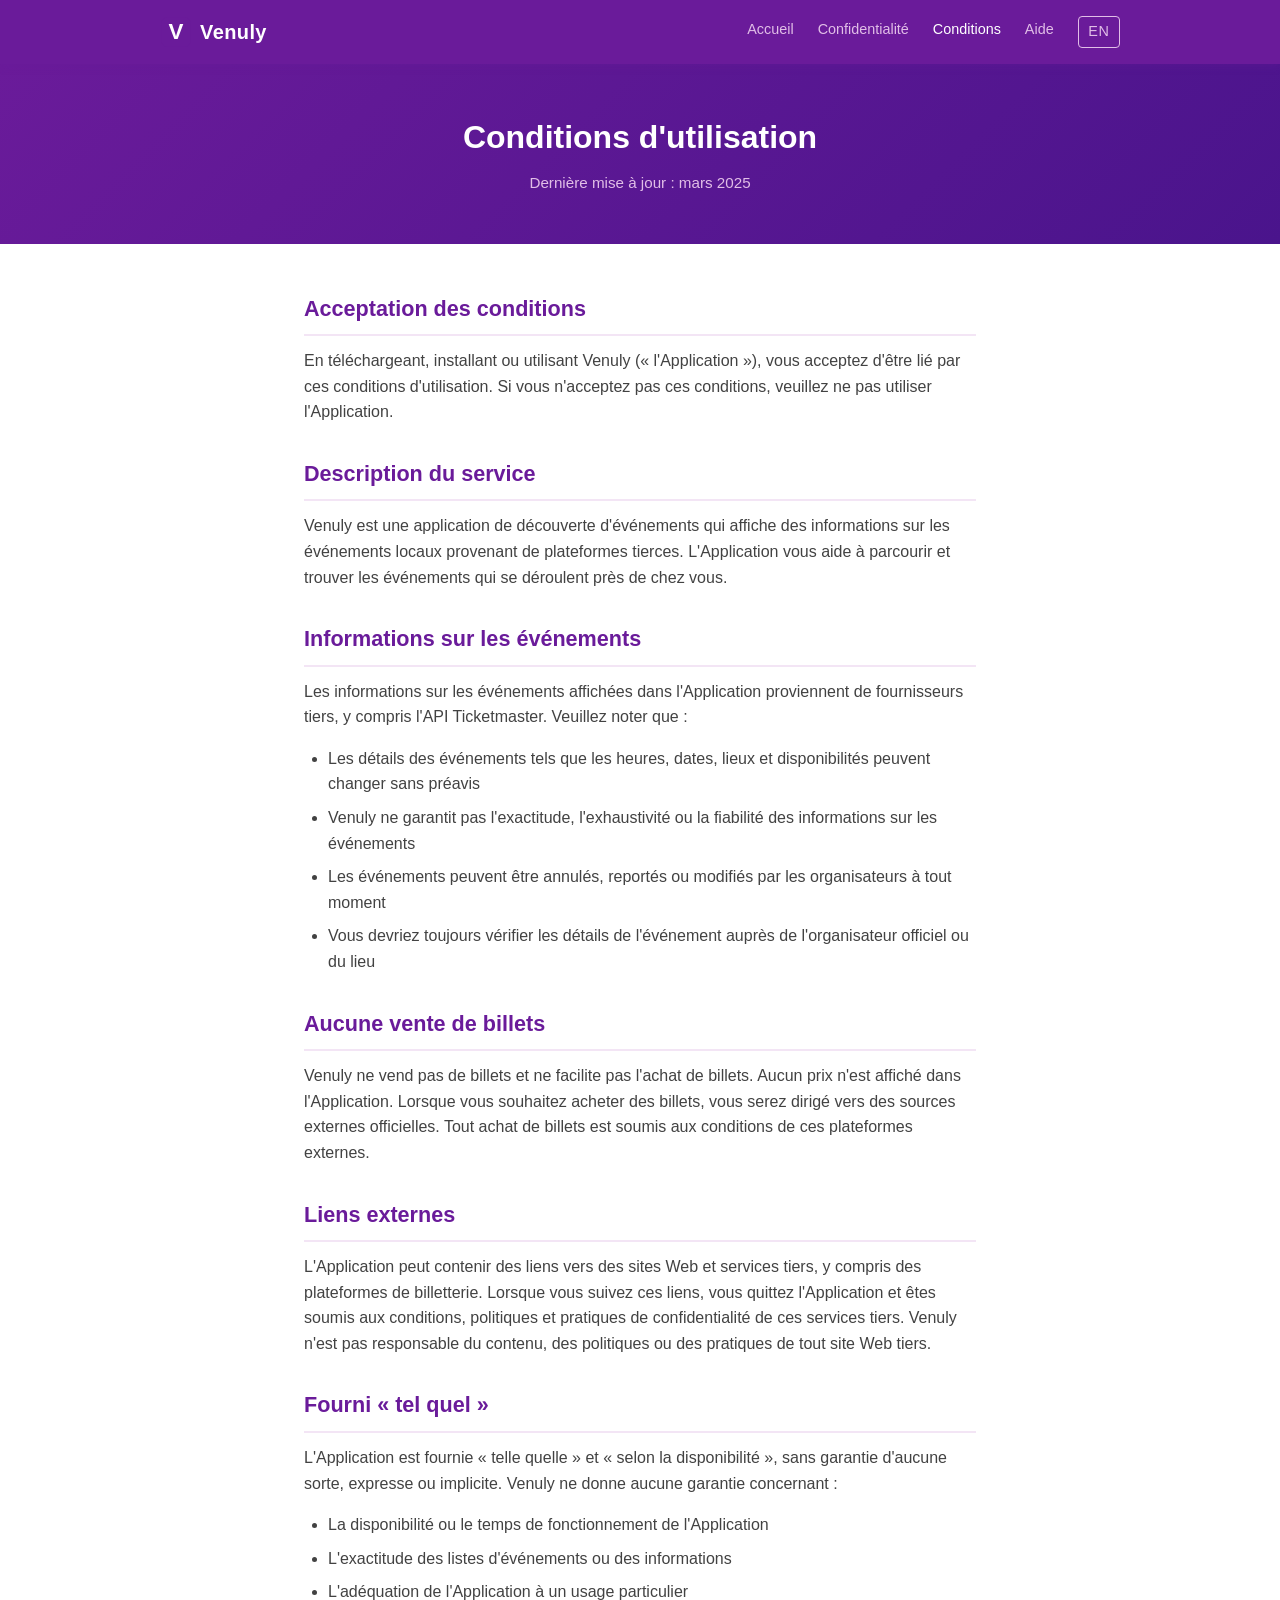
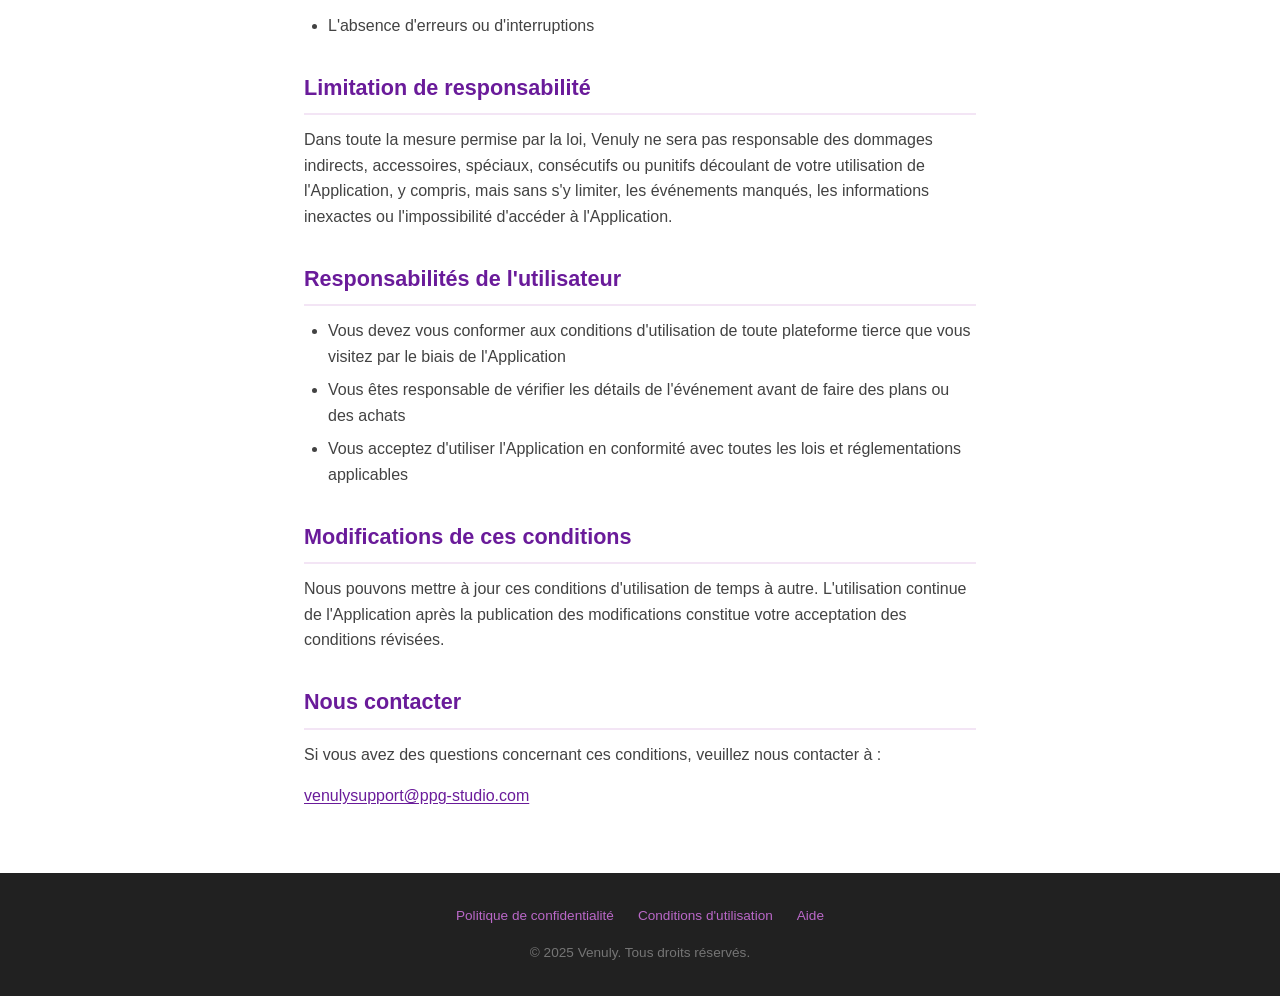
<file: fr/terms.html>
<!DOCTYPE html>
<html lang="fr">
<head>
  <meta charset="UTF-8">
  <meta name="viewport" content="width=device-width, initial-scale=1.0">
  <title>Conditions d'utilisation — Venuly</title>
  <meta name="description" content="Conditions d'utilisation de l'application Venuly. Comprenez les conditions d'utilisation de notre service de découverte d'événements.">
  <link rel="stylesheet" href="../css/style.css">
  <link rel="icon" href="../assets/logo.svg" type="image/svg+xml">
</head>
<body>

  <header class="site-header">
    <nav class="nav-container">
      <a href="index.html" class="nav-logo">
        <img src="../assets/logo.svg" alt="Logo Venuly" width="32" height="32">
        Venuly
      </a>
      <button class="nav-toggle" aria-label="Basculer la navigation" onclick="document.querySelector('.nav-links').classList.toggle('open')">
        <span></span><span></span><span></span>
      </button>
      <ul class="nav-links">
        <li><a href="index.html">Accueil</a></li>
        <li><a href="privacy.html">Confidentialité</a></li>
        <li><a href="terms.html" class="active">Conditions</a></li>
        <li><a href="support.html">Aide</a></li>
        <li><a href="../terms.html" class="lang-toggle">EN</a></li>
      </ul>
    </nav>
  </header>

  <div class="page-header">
    <h1>Conditions d'utilisation</h1>
    <p>Dernière mise à jour : mars 2025</p>
  </div>

  <main class="content">
    <h2>Acceptation des conditions</h2>
    <p>En téléchargeant, installant ou utilisant Venuly (« l'Application »), vous acceptez d'être lié par ces conditions d'utilisation. Si vous n'acceptez pas ces conditions, veuillez ne pas utiliser l'Application.</p>

    <h2>Description du service</h2>
    <p>Venuly est une application de découverte d'événements qui affiche des informations sur les événements locaux provenant de plateformes tierces. L'Application vous aide à parcourir et trouver les événements qui se déroulent près de chez vous.</p>

    <h2>Informations sur les événements</h2>
    <p>Les informations sur les événements affichées dans l'Application proviennent de fournisseurs tiers, y compris l'API Ticketmaster. Veuillez noter que :</p>
    <ul>
      <li>Les détails des événements tels que les heures, dates, lieux et disponibilités peuvent changer sans préavis</li>
      <li>Venuly ne garantit pas l'exactitude, l'exhaustivité ou la fiabilité des informations sur les événements</li>
      <li>Les événements peuvent être annulés, reportés ou modifiés par les organisateurs à tout moment</li>
      <li>Vous devriez toujours vérifier les détails de l'événement auprès de l'organisateur officiel ou du lieu</li>
    </ul>

    <h2>Aucune vente de billets</h2>
    <p>Venuly ne vend pas de billets et ne facilite pas l'achat de billets. Aucun prix n'est affiché dans l'Application. Lorsque vous souhaitez acheter des billets, vous serez dirigé vers des sources externes officielles. Tout achat de billets est soumis aux conditions de ces plateformes externes.</p>

    <h2>Liens externes</h2>
    <p>L'Application peut contenir des liens vers des sites Web et services tiers, y compris des plateformes de billetterie. Lorsque vous suivez ces liens, vous quittez l'Application et êtes soumis aux conditions, politiques et pratiques de confidentialité de ces services tiers. Venuly n'est pas responsable du contenu, des politiques ou des pratiques de tout site Web tiers.</p>

    <h2>Fourni « tel quel »</h2>
    <p>L'Application est fournie « telle quelle » et « selon la disponibilité », sans garantie d'aucune sorte, expresse ou implicite. Venuly ne donne aucune garantie concernant :</p>
    <ul>
      <li>La disponibilité ou le temps de fonctionnement de l'Application</li>
      <li>L'exactitude des listes d'événements ou des informations</li>
      <li>L'adéquation de l'Application à un usage particulier</li>
      <li>L'absence d'erreurs ou d'interruptions</li>
    </ul>

    <h2>Limitation de responsabilité</h2>
    <p>Dans toute la mesure permise par la loi, Venuly ne sera pas responsable des dommages indirects, accessoires, spéciaux, consécutifs ou punitifs découlant de votre utilisation de l'Application, y compris, mais sans s'y limiter, les événements manqués, les informations inexactes ou l'impossibilité d'accéder à l'Application.</p>

    <h2>Responsabilités de l'utilisateur</h2>
    <ul>
      <li>Vous devez vous conformer aux conditions d'utilisation de toute plateforme tierce que vous visitez par le biais de l'Application</li>
      <li>Vous êtes responsable de vérifier les détails de l'événement avant de faire des plans ou des achats</li>
      <li>Vous acceptez d'utiliser l'Application en conformité avec toutes les lois et réglementations applicables</li>
    </ul>

    <h2>Modifications de ces conditions</h2>
    <p>Nous pouvons mettre à jour ces conditions d'utilisation de temps à autre. L'utilisation continue de l'Application après la publication des modifications constitue votre acceptation des conditions révisées.</p>

    <h2>Nous contacter</h2>
    <p>Si vous avez des questions concernant ces conditions, veuillez nous contacter à :</p>
    <p><a href="mailto:venulysupport@ppg-studio.com">venulysupport@ppg-studio.com</a></p>
  </main>

  <footer class="site-footer">
    <ul class="footer-links">
      <li><a href="privacy.html">Politique de confidentialité</a></li>
      <li><a href="terms.html">Conditions d'utilisation</a></li>
      <li><a href="support.html">Aide</a></li>
    </ul>
    <p>&copy; 2025 Venuly. Tous droits réservés.</p>
  </footer>

</body>
</html>
</file>
<file: css/style.css>
/* ===== Reset & Base ===== */
*, *::before, *::after {
  box-sizing: border-box;
  margin: 0;
  padding: 0;
}

:root {
  --purple-900: #4A148C;
  --purple-700: #6A1B9A;
  --purple-500: #8E24AA;
  --purple-300: #BA68C8;
  --purple-100: #E1BEE7;
  --purple-50: #F3E5F5;
  --white: #FFFFFF;
  --gray-50: #FAFAFA;
  --gray-100: #F5F5F5;
  --gray-600: #757575;
  --gray-800: #424242;
  --gray-900: #212121;
}

html {
  font-size: 16px;
  scroll-behavior: smooth;
}

body {
  font-family: -apple-system, BlinkMacSystemFont, "Segoe UI", Roboto, Helvetica, Arial, sans-serif;
  color: var(--gray-900);
  line-height: 1.6;
  min-height: 100vh;
  display: flex;
  flex-direction: column;
  background: var(--white);
}

a {
  color: var(--purple-700);
  text-decoration: none;
  transition: color 0.2s;
}

a:hover {
  color: var(--purple-500);
}

img, svg {
  max-width: 100%;
  height: auto;
}

/* ===== Header / Nav ===== */
.site-header {
  background: var(--purple-700);
  padding: 1rem 1.5rem;
  position: sticky;
  top: 0;
  z-index: 100;
  box-shadow: 0 2px 8px rgba(106, 27, 154, 0.3);
}

.nav-container {
  max-width: 960px;
  margin: 0 auto;
  display: flex;
  align-items: center;
  justify-content: space-between;
}

.nav-logo {
  display: flex;
  align-items: center;
  gap: 0.5rem;
  color: var(--white);
  font-size: 1.25rem;
  font-weight: 700;
  letter-spacing: 0.02em;
}

.nav-logo img {
  width: 32px;
  height: 32px;
}

.nav-links {
  display: flex;
  gap: 1.5rem;
  list-style: none;
}

.nav-links a {
  color: var(--purple-100);
  font-size: 0.9rem;
  font-weight: 500;
  transition: color 0.2s;
}

.nav-links a:hover,
.nav-links a.active {
  color: var(--white);
}

/* Mobile nav toggle */
.nav-toggle {
  display: none;
  background: none;
  border: none;
  cursor: pointer;
  padding: 0.25rem;
}

.nav-toggle span {
  display: block;
  width: 24px;
  height: 2px;
  background: var(--white);
  margin: 5px 0;
  transition: transform 0.3s, opacity 0.3s;
}

/* ===== Hero Section ===== */
.hero {
  background: linear-gradient(135deg, var(--purple-700) 0%, var(--purple-900) 100%);
  color: var(--white);
  text-align: center;
  padding: 4rem 1.5rem;
}

.hero-content {
  max-width: 600px;
  margin: 0 auto;
}

.hero-mascot {
  width: 120px;
  height: 120px;
  margin: 0 auto 1.5rem;
}

.hero h1 {
  font-size: 2.5rem;
  font-weight: 800;
  margin-bottom: 0.5rem;
  letter-spacing: -0.01em;
}

.hero .tagline {
  font-size: 1.25rem;
  color: var(--purple-100);
  margin-bottom: 1.5rem;
  font-weight: 400;
}

.hero p {
  font-size: 1.05rem;
  line-height: 1.7;
  color: rgba(255, 255, 255, 0.9);
  margin-bottom: 2rem;
}

/* ===== Features Section ===== */
.features {
  padding: 4rem 1.5rem;
  background: var(--gray-50);
}

.features-grid {
  max-width: 960px;
  margin: 0 auto;
  display: grid;
  grid-template-columns: repeat(3, 1fr);
  gap: 2rem;
}

.feature-card {
  text-align: center;
  padding: 2rem 1.5rem;
  background: var(--white);
  border-radius: 12px;
  box-shadow: 0 1px 4px rgba(0, 0, 0, 0.06);
}

.feature-icon {
  font-size: 2rem;
  margin-bottom: 1rem;
}

.feature-card h3 {
  font-size: 1.1rem;
  margin-bottom: 0.5rem;
  color: var(--purple-700);
}

.feature-card p {
  font-size: 0.95rem;
  color: var(--gray-600);
  line-height: 1.5;
}

/* ===== Content Pages (Privacy, Terms, Support) ===== */
.page-header {
  background: linear-gradient(135deg, var(--purple-700) 0%, var(--purple-900) 100%);
  color: var(--white);
  padding: 3rem 1.5rem;
  text-align: center;
}

.page-header h1 {
  font-size: 2rem;
  font-weight: 700;
}

.page-header p {
  color: var(--purple-100);
  margin-top: 0.5rem;
  font-size: 0.95rem;
}

.content {
  max-width: 720px;
  margin: 0 auto;
  padding: 3rem 1.5rem;
  flex: 1;
}

.content h2 {
  font-size: 1.35rem;
  color: var(--purple-700);
  margin: 2rem 0 0.75rem;
  padding-bottom: 0.5rem;
  border-bottom: 2px solid var(--purple-50);
}

.content h2:first-child {
  margin-top: 0;
}

.content p {
  margin-bottom: 1rem;
  color: var(--gray-800);
}

.content ul {
  margin: 0.5rem 0 1rem 1.5rem;
  color: var(--gray-800);
}

.content li {
  margin-bottom: 0.5rem;
}

.content a {
  text-decoration: underline;
  text-underline-offset: 2px;
}

/* ===== FAQ Section ===== */
.faq-item {
  margin-bottom: 1.5rem;
}

.faq-item h3 {
  font-size: 1.05rem;
  color: var(--gray-900);
  margin-bottom: 0.35rem;
}

.faq-item p {
  color: var(--gray-600);
}

/* ===== Contact Card ===== */
.contact-card {
  background: var(--purple-50);
  border-radius: 12px;
  padding: 2rem;
  text-align: center;
  margin-top: 2rem;
}

.contact-card h2 {
  border: none;
  margin-top: 0;
  padding-bottom: 0;
}

.contact-card .email-link {
  display: inline-block;
  margin-top: 0.75rem;
  padding: 0.6rem 1.5rem;
  background: var(--purple-700);
  color: var(--white);
  border-radius: 8px;
  font-weight: 600;
  text-decoration: none;
  transition: background 0.2s;
}

.contact-card .email-link:hover {
  background: var(--purple-500);
  color: var(--white);
}

/* ===== 404 Page ===== */
.error-page {
  text-align: center;
  padding: 6rem 1.5rem;
  flex: 1;
  display: flex;
  flex-direction: column;
  align-items: center;
  justify-content: center;
}

.error-page h1 {
  font-size: 5rem;
  color: var(--purple-300);
  font-weight: 800;
}

.error-page p {
  font-size: 1.15rem;
  color: var(--gray-600);
  margin: 1rem 0 2rem;
}

.error-page .btn {
  display: inline-block;
  padding: 0.75rem 2rem;
  background: var(--purple-700);
  color: var(--white);
  border-radius: 8px;
  font-weight: 600;
  transition: background 0.2s;
}

.error-page .btn:hover {
  background: var(--purple-500);
  color: var(--white);
}

/* ===== Footer ===== */
.site-footer {
  background: var(--gray-900);
  color: var(--gray-600);
  padding: 2rem 1.5rem;
  text-align: center;
  font-size: 0.85rem;
  margin-top: auto;
}

.footer-links {
  list-style: none;
  display: flex;
  justify-content: center;
  gap: 1.5rem;
  margin-bottom: 1rem;
}

.footer-links a {
  color: var(--purple-300);
  font-weight: 500;
}

.footer-links a:hover {
  color: var(--purple-100);
}

/* ===== Language Toggle ===== */
.lang-toggle {
  display: inline-block;
  padding: 0.2rem 0.6rem;
  border: 1.5px solid var(--purple-100);
  border-radius: 4px;
  font-size: 0.8rem;
  font-weight: 700;
  letter-spacing: 0.04em;
  color: var(--purple-100) !important;
  transition: background 0.2s, color 0.2s;
}

.lang-toggle:hover {
  background: var(--white);
  color: var(--purple-700) !important;
  border-color: var(--white);
}

/* ===== Responsive ===== */
@media (max-width: 768px) {
  .nav-toggle {
    display: block;
  }

  .nav-links {
    display: none;
    position: absolute;
    top: 100%;
    left: 0;
    right: 0;
    flex-direction: column;
    background: var(--purple-700);
    padding: 1rem 1.5rem;
    gap: 0.75rem;
    box-shadow: 0 4px 12px rgba(0, 0, 0, 0.15);
  }

  .nav-links.open {
    display: flex;
  }

  .hero {
    padding: 3rem 1.5rem;
  }

  .hero h1 {
    font-size: 2rem;
  }

  .hero .tagline {
    font-size: 1.1rem;
  }

  .features-grid {
    grid-template-columns: 1fr;
    gap: 1rem;
  }

  .page-header h1 {
    font-size: 1.5rem;
  }

  .content {
    padding: 2rem 1.25rem;
  }
}

@media (max-width: 480px) {
  .hero h1 {
    font-size: 1.75rem;
  }

  .hero-mascot {
    width: 90px;
    height: 90px;
  }
}
</file>
